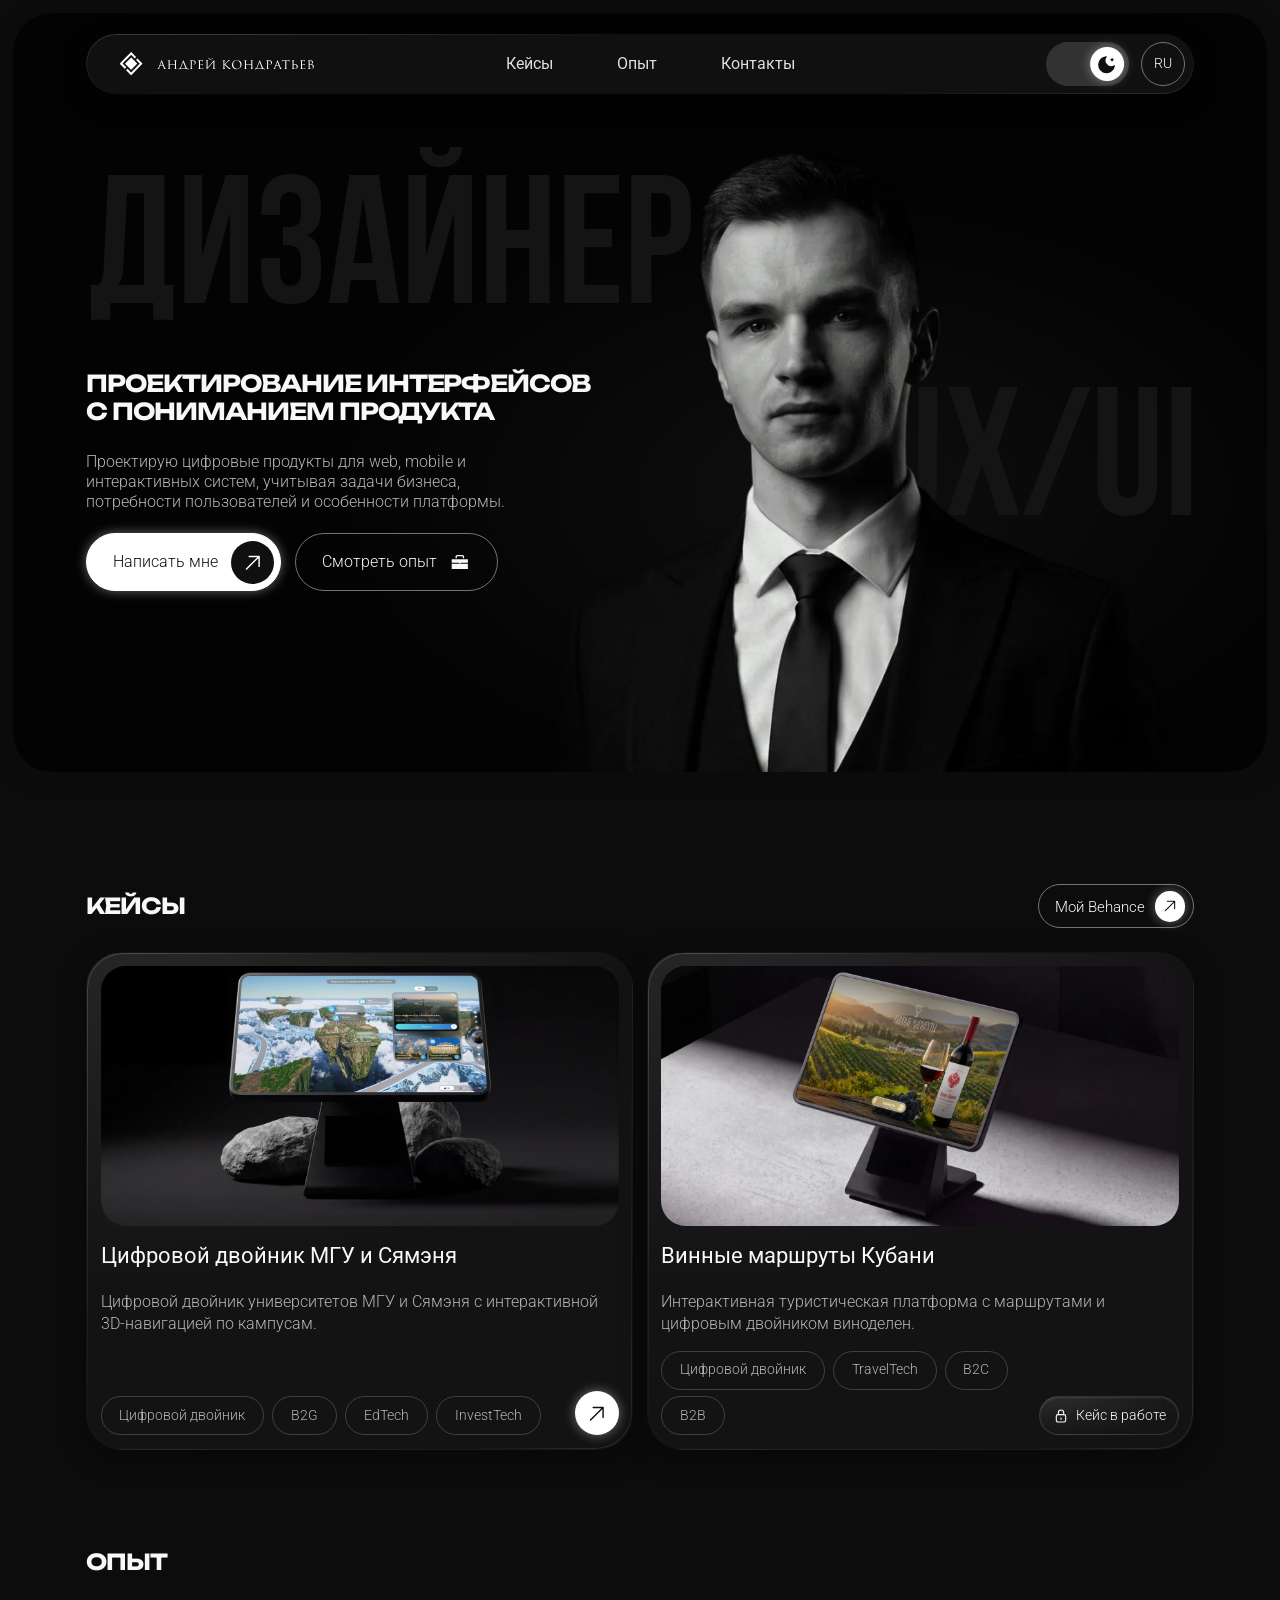
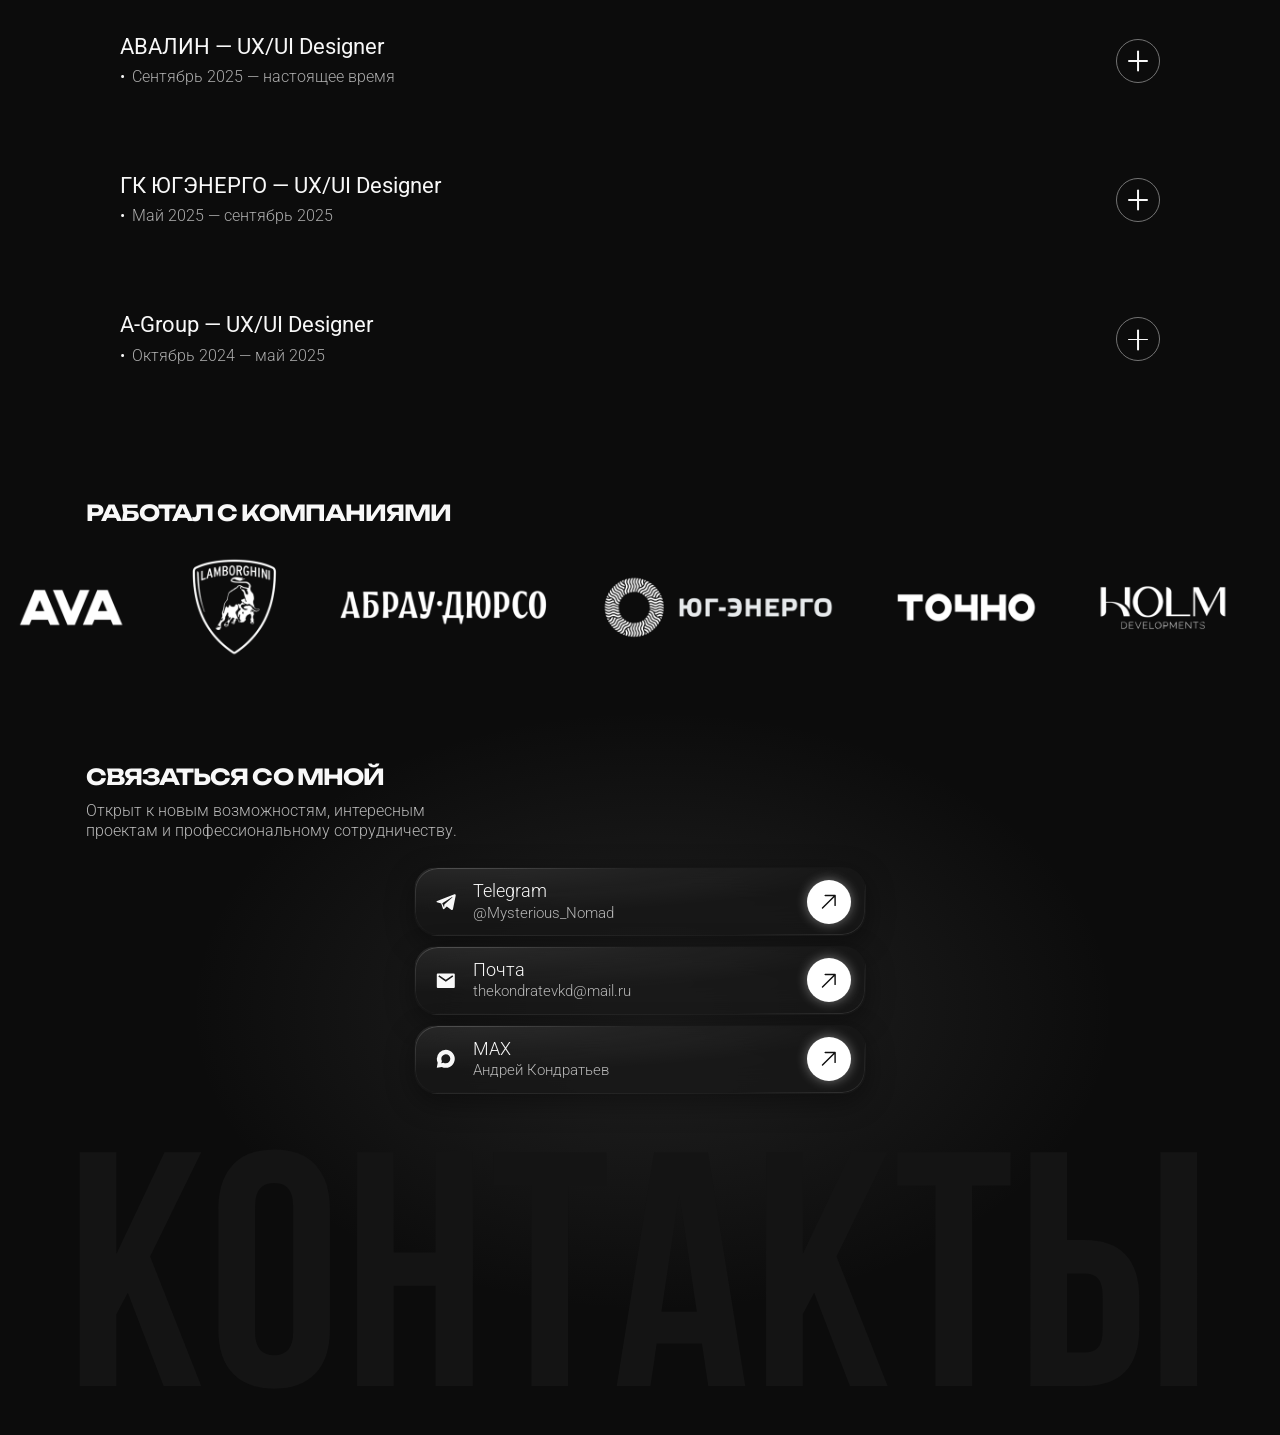
<file: index.html>
<!doctype html>
<html lang="ru" data-theme="dark">
<head>
  <meta charset="utf-8">
  <meta name="viewport" content="width=device-width, initial-scale=1">
  <meta name="description" content="Портфолио Андрея Кондратьева, UX/UI-дизайнера. Кейсы, опыт и контакты.">
  <meta name="theme-color" content="#0c0c0c">
  <title data-en="Andrey Kondratyev — UX/UI Designer">Андрей Кондратьев — UX/UI-дизайнер</title>
  <link rel="icon" href="assets/mark.svg" type="image/svg+xml">
  <link rel="stylesheet" href="fonts.css">
  <link rel="stylesheet" href="styles.css">
  <script src="app.js" defer></script>
</head>
<body>
  <a class="skip-link" href="#cases" data-en="Skip to content">К содержанию</a>

  <svg class="icon-library" xmlns="http://www.w3.org/2000/svg" aria-hidden="true">
    <symbol id="i-arrow" viewBox="0 0 24 24"><path d="M5 19 19 5M8 5h11v11" fill="none" stroke="currentColor" stroke-width="1.6" stroke-linecap="round" stroke-linejoin="round"/></symbol>
    <symbol id="i-lock" viewBox="0 0 24 24" fill="none" stroke="currentColor" stroke-width="1.7" stroke-linecap="round">
      <rect x="5" y="10" width="14" height="11" rx="2.5"/>
      <path d="M8 10V7a4 4 0 0 1 8 0v3m-4 5v2"/>
    </symbol>
    <symbol id="i-moon" viewBox="0 0 24 24" fill="currentColor">
      <path d="M11.62 3.41c.46-.07.76.45.48.82a5.84 5.84 0 0 0 7.72 8.51c.4-.24.89.1.79.55A8.78 8.78 0 1 1 11.62 3.41Z"/>
      <path d="M17.6 4.4c.18 1.35 1.25 2.42 2.6 2.6-1.35.18-2.42 1.25-2.6 2.6-.18-1.35-1.25-2.42-2.6-2.6 1.35-.18 2.42-1.25 2.6-2.6Z"/>
    </symbol>
    <symbol id="i-sun" viewBox="0 0 24 24">
      <circle cx="12" cy="12" r="4.65" fill="currentColor"/>
      <path d="M12 2.25v2.1m0 15.3v2.1M2.25 12h2.1m15.3 0h2.1M5.1 5.1l1.5 1.5m10.8 10.8 1.5 1.5M5.1 18.9l1.5-1.5M17.4 6.6l1.5-1.5" fill="none" stroke="currentColor" stroke-width="1.75" stroke-linecap="round"/>
    </symbol>
    <symbol id="i-briefcase" viewBox="0 0 24 24"><path d="M8 7V5a1 1 0 0 1 1-1h6a1 1 0 0 1 1 1v2m-3 5h-2" fill="none" stroke="currentColor" stroke-width="1.5"/><path d="M3 8h18v4H3zm0 5h18v6H3z" fill="currentColor"/></symbol>
    <symbol id="i-telegram" viewBox="0 0 24 24"><path d="M20.9 3.8 2.4 11c-.9.4-.9 1.2-.2 1.4l4.7 1.5 1.8 5.5c.2.6.4.8.8.8.5 0 .7-.2 1-.5l2.6-2.5 5.2 3.8c.9.5 1.5.2 1.7-.9l3-14.8c.3-1.3-.5-1.9-2.1-1.5ZM8 13.5l10.6-6.6c.5-.3.9-.1.6.2l-8.8 8-.3 3.2L8 13.5Z" fill="currentColor"/></symbol>
    <symbol id="i-mail" viewBox="0 0 24 24"><path d="M3 4h18a1 1 0 0 1 1 1v14a1 1 0 0 1-1 1H3a1 1 0 0 1-1-1V5a1 1 0 0 1 1-1Zm.7 3.1L12 13l8.3-5.9-1-1.4L12 10.9 4.7 5.7l-1 1.4Z" fill="currentColor" fill-rule="evenodd"/></symbol>
    <symbol id="i-max" viewBox="0 0 24 24"><path d="M12 2a10 10 0 0 0-10 10c0 1.6.4 3.1 1 4.4L2 22l5.6-1a10 10 0 1 0 4.4-19Zm0 5a5 5 0 1 1 0 10c-1 0-1.8-.2-2.5-.7L7 17l.7-2.5A5 5 0 0 1 12 7Z" fill="currentColor" fill-rule="evenodd"/></symbol>
  </svg>

  <header class="nav-shell content-width">
    <a class="wordmark" href="#top" aria-label="Андрей Кондратьев" data-en-label="Andrey Kondratyev">
      <img class="wordmark-mark" src="assets/wordmark-rhombus.svg" alt="" width="40" height="40">
      <img class="wordmark-name wordmark-name--ru" src="assets/wordmark-ru.svg" alt="" width="12807" height="1040">
      <img class="wordmark-name wordmark-name--en" src="assets/wordmark-en.svg" alt="" width="13374" height="1040">
    </a>
    <nav class="desktop-nav" aria-label="Разделы сайта" data-en-label="Site sections">
      <a href="#cases" data-en="Work">Кейсы</a>
      <a href="#experience" data-en="Experience">Опыт</a>
      <a href="#contacts" data-en="Contact">Контакты</a>
    </nav>
    <div class="nav-controls">
      <button class="theme-switch" type="button" aria-label="Светлая тема" aria-pressed="false">
        <span class="theme-switch__thumb" aria-hidden="true">
          <svg class="icon moon"><use href="#i-moon"></use></svg>
          <svg class="icon sun"><use href="#i-sun"></use></svg>
        </span>
      </button>
      <button class="control language-switch" type="button" aria-label="Switch to English">RU</button>
      <button class="control menu-switch" type="button" aria-label="Меню" data-en-label="Menu" aria-controls="mobile-navigation" aria-expanded="false">
        <svg class="icon" viewBox="0 0 24 24" fill="none" stroke="currentColor" stroke-width="1.5" stroke-linecap="round" aria-hidden="true">
          <path class="menu-switch__line--top" d="M5 7h14"/>
          <path class="menu-switch__line--middle" d="M5 12h14"/>
          <path class="menu-switch__line--bottom" d="M5 17h14"/>
        </svg>
      </button>
    </div>
    <nav class="mobile-nav" id="mobile-navigation" aria-label="Разделы сайта" data-en-label="Site sections" hidden>
      <a href="#cases" data-en="Work">Кейсы</a>
      <a href="#experience" data-en="Experience">Опыт</a>
      <a href="#contacts" data-en="Contact">Контакты</a>
    </nav>
  </header>

  <main>
    <section class="hero" id="top" aria-labelledby="hero-title">
      <div class="hero-type" aria-hidden="true">
        <span class="hero-type__designer" data-en="DESIGNER">ДИЗАЙНЕР</span>
        <span class="hero-type__discipline">UX/UI</span>
      </div>
      <div class="hero-portrait">
        <img src="assets/portrait.webp" srcset="assets/portrait-small.webp 720w, assets/portrait.webp 1400w"
             sizes="(max-width: 600px) 100vw, (max-width: 1000px) 78vw, 49vw"
             width="1400" height="2866" alt="" fetchpriority="high">
      </div>

      <div class="hero-inner content-width">
        <div class="hero-copy">
          <h1 id="hero-title"><span data-en="DESIGNING INTERFACES">ПРОЕКТИРОВАНИЕ ИНТЕРФЕЙСОВ</span> <span data-en="WITH THE PRODUCT IN MIND">С ПОНИМАНИЕМ ПРОДУКТА</span></h1>
          <p data-en="I design digital products for web, mobile, and interactive systems with business goals, user needs, and platform constraints in mind.">Проектирую цифровые продукты для web, mobile и интерактивных систем, учитывая задачи бизнеса, потребности пользователей и особенности платформы.</p>
          <div class="hero-actions">
            <a class="action action--light" href="#contacts">
              <span data-en="Contact me">Написать мне</span>
              <span class="action__icon"><svg class="icon"><use href="#i-arrow"></use></svg></span>
            </a>
            <a class="action action--outline" href="#experience">
              <span data-en="View experience">Смотреть опыт</span>
              <svg class="icon"><use href="#i-briefcase"></use></svg>
            </a>
          </div>
        </div>
      </div>
    </section>

    <section class="section content-width" id="cases" aria-labelledby="cases-title">
      <div class="cases-header" data-reveal>
        <h2 id="cases-title" data-en="SELECTED WORK">КЕЙСЫ</h2>
        <a class="action action--outline case-more" href="https://www.behance.net/1c119202" target="_blank" rel="noopener noreferrer">
          <span class="case-more__label" data-en="My Behance">Мой Behance</span>
          <span class="round-action" aria-hidden="true"><svg class="icon"><use href="#i-arrow"></use></svg></span>
        </a>
      </div>
      <div class="cases-grid">
        <div class="case-frame" data-reveal>
          <a class="case-card case-card--link" href="./cases/msu-xiamen/" aria-labelledby="campuses-title">
            <div class="case-media case-media--campuses">
              <img src="assets/campuses.webp" width="1500" height="757" alt="" loading="lazy" decoding="async">
            </div>
            <h3 id="campuses-title" data-en="Digital twin of MSU and Xiamen University">Цифровой двойник МГУ и Сямэня</h3>
            <p data-en="A digital twin of MSU and Xiamen University with interactive 3D campus navigation.">Цифровой двойник университетов МГУ и Сямэня с интерактивной 3D-навигацией по кампусам.</p>
            <div class="case-footer">
              <ul class="tags">
                <li data-en="Digital twin">Цифровой двойник</li><li>B2G</li><li>EdTech</li><li>InvestTech</li>
              </ul>
              <span class="round-action" aria-hidden="true">
                <svg class="icon"><use href="#i-arrow"></use></svg>
              </span>
            </div>
          </a>
        </div>
        <div class="case-frame" data-reveal>
          <article class="case-card case-card--pending">
            <div class="case-media case-media--wine">
              <img src="assets/wine-routes.webp" width="1500" height="758" alt="" loading="lazy" decoding="async">
            </div>
            <h3 id="wine-title" data-en="Kuban Wine Routes">Винные маршруты Кубани</h3>
            <p data-en="An interactive travel platform with wine routes and a digital twin of the wineries.">Интерактивная туристическая платформа с маршрутами и цифровым двойником виноделен.</p>
            <div class="case-footer">
              <ul class="tags">
                <li data-en="Digital twin">Цифровой двойник</li><li>TravelTech</li><li>B2C</li><li>B2B</li>
              </ul>
              <button class="case-status" type="button" aria-labelledby="wine-title wine-status">
                <svg class="icon" aria-hidden="true"><use href="#i-lock"></use></svg>
                <span id="wine-status" data-en="Case in progress">Кейс в работе</span>
              </button>
            </div>
          </article>
        </div>
      </div>
    </section>

    <section class="section content-width" id="experience" aria-labelledby="experience-title">
      <h2 id="experience-title" data-reveal data-en="EXPERIENCE">ОПЫТ</h2>
      <div class="experience-list">
        <details class="experience-item" data-reveal>
          <summary>
            <span class="job-heading">
              <strong data-en="AVALIN — UX/UI Designer">АВАЛИН — UX/UI Designer</strong>
              <span class="job-date" data-en="September 2025 – Present">Сентябрь 2025 — настоящее время</span>
            </span>
            <span class="experience-toggle" aria-hidden="true"></span>
          </summary>
          <ul class="job-notes">
            <li data-en="Designed interfaces for digital twins of residential complexes, urban spaces, and industrial facilities across touchscreens, desktop, and mobile.">Проектировал интерфейсы для цифровых двойников жилых комплексов, городских пространств и промышленных объектов под Touch, Desktop и Mobile.</li>
            <li data-en="Built and introduced a scalable UI kit for digital twins in Figma, including a component library, component states, variables, and design tokens. It standardized work on mockups, sped up interface assembly on new projects, and established a shared UX/UI standard.">Разработал и внедрил масштабируемый UI-kit для цифровых двойников: собрал компонентную базу, настроил логику состояний, переменные и дизайн-токены в Figma. Это систематизировало работу с макетами, ускорило сборку интерфейсов для новых проектов и обеспечило единый UX/UI-стандарт.</li>
            <li data-en="Optimized interface structure and navigation to make key information and actions easier to find.">Оптимизировал структуру и навигацию интерфейсов, упростив доступ к ключевой информации и действиям.</li>
            <li data-en="Simplified key user flows by addressing interaction issues and making target actions clearer and more consistent.">Упростил ключевые пользовательские сценарии, устранив выявленные проблемы во взаимодействии и сделав прохождение целевых действий более понятным и последовательным.</li>
            <li><span data-en="Ran moderated usability tests and evaluated UX solutions using journey maps and UX metrics. Refined interface behavior based on observations (core flows reached a Task Success Rate of">Проводил модерируемое Usability Testing и анализировал UX-решения (CJM, UX-метрики). На основе наблюдений корректировал логику интерфейсов (достигнутый Task Success Rate базовых сценариев —</span> <strong>95%</strong><span data-en=", with an average completion time of">, среднее время выполнения —</span> <strong data-en="under 10 seconds">менее 10 сек</strong>).</li>
            <li data-en="Worked with developers and the 3D team to bring UX/UI designs into production.">Довёл разработанные UX/UI-решения до реализации, взаимодействуя с разработчиками и 3D-командой.</li>
          </ul>
        </details>
        <details class="experience-item" data-reveal>
          <summary>
            <span class="job-heading">
              <strong data-en="YUG-ENERGO Group — UX/UI Designer">ГК ЮГЭНЕРГО — UX/UI Designer</strong>
              <span class="job-date" data-en="May 2025 – September 2025">Май 2025 — сентябрь 2025</span>
            </span>
            <span class="experience-toggle" aria-hidden="true"></span>
          </summary>
          <ul class="job-notes">
            <li data-en="Standardized the company’s visual design by building a UI kit and a component foundation for corporate digital products and communications materials.">Систематизировал визуальные решения компании, собрав UI Kit и компонентную основу для корпоративных digital-продуктов и коммуникационных материалов.</li>
            <li data-en="Redesigned corporate interfaces and infographics, improving content structure, visual hierarchy, and consistency in how information was presented.">Переработал корпоративные интерфейсы и инфографику, улучшив структуру контента, визуальную иерархию и консистентность представления информации.</li>
            <li data-en="Designed internal pages for corporate websites around user needs, content structure, and business requirements.">Проектировал внутренние страницы корпоративных сайтов с учётом пользовательской логики, структуры контента и бизнес-требований.</li>
            <li data-en="Created sales presentations, advertising materials, and other digital and print assets using a consistent visual system.">Создавал коммерческие презентации, рекламные материалы и другие digital и печатные носители в единой визуальной системе.</li>
          </ul>
        </details>
        <details class="experience-item" data-reveal>
          <summary>
            <span class="job-heading">
              <strong>A-Group — UX/UI Designer</strong>
              <span class="job-date" data-en="October 2024 – May 2025">Октябрь 2024 — май 2025</span>
            </span>
            <span class="experience-toggle" aria-hidden="true"></span>
          </summary>
          <ul class="job-notes">
            <li data-en="Designed UX and UI for corporate websites, catalogs, online stores, and landing pages, from page structure and navigation through to responsive interfaces.">Проектировал UX/UI корпоративных сайтов, каталогов, интернет-магазинов и лендингов — от структуры страниц и навигации до готовых адаптивных интерфейсов.</li>
            <li data-en="Created user flows and responsive desktop and mobile layouts with consistent interactions across both.">Создавал пользовательские сценарии и адаптивные версии для Desktop и Mobile, сохраняя единую логику взаимодействия.</li>
            <li data-en="Organized interface designs into a UI kit, components, and templates so elements could be reused across projects.">Систематизировал интерфейсные решения в UI Kit, компоненты и шаблоны, обеспечивая повторное использование элементов между проектами.</li>
            <li data-en="Prepared layouts, interface states, and specifications for developer handoff and worked with the team during implementation.">Подготавливал макеты, состояния и спецификации к передаче в разработку и взаимодействовал с командой на этапе реализации.</li>
          </ul>
        </details>
      </div>
    </section>

    <section class="section companies" aria-labelledby="companies-title">
      <div class="content-width">
        <h2 id="companies-title" data-en="COMPANIES I’VE WORKED WITH" data-reveal>РАБОТАЛ С КОМПАНИЯМИ</h2>
      </div>
      <div class="brand-marquee" role="region" aria-label="Логотипы компаний" data-en-label="Company logos" tabindex="0" data-reveal>
        <div class="brand-runner">
          <div class="brand-strip">
            <img src="assets/brands.webp" width="6200" height="224" decoding="async"
                 alt="AVA, Lamborghini, Абрау-Дюрсо, Юг-Энерго, ТОЧНО, HOLM Developments, Ambassadori Island Batumi, Делом, Метрикс Development, Cosmos, Инсити Девелопмент, Alean, Мармакс, ФСК">
          </div>
        </div>
      </div>
    </section>

    <section class="section contacts" id="contacts" aria-labelledby="contacts-title">
      <div class="content-width contacts-content">
        <h2 id="contacts-title" data-reveal data-en="GET IN TOUCH">СВЯЗАТЬСЯ СО МНОЙ</h2>
        <p data-reveal data-en="I’m open to new opportunities, interesting projects, and professional collaborations.">Открыт к новым возможностям, интересным проектам и профессиональному сотрудничеству.</p>
        <ul class="contact-list">
          <li class="contact-item" data-reveal>
            <a href="https://t.me/Mysterious_Nomad" target="_blank" rel="noopener noreferrer">
              <svg class="icon contact-icon"><use href="#i-telegram"></use></svg>
              <span class="contact-label"><strong>Telegram</strong><span>@Mysterious_Nomad</span></span>
              <span class="round-action"><svg class="icon"><use href="#i-arrow"></use></svg></span>
            </a>
          </li>
          <li class="contact-item" data-reveal>
            <a href="mailto:thekondratevkd@mail.ru">
              <svg class="icon contact-icon"><use href="#i-mail"></use></svg>
              <span class="contact-label"><strong data-en="Email">Почта</strong><span>thekondratevkd@mail.ru</span></span>
              <span class="round-action"><svg class="icon"><use href="#i-arrow"></use></svg></span>
            </a>
          </li>
          <li class="contact-item" data-reveal>
            <a href="https://max.ru/u/f9LHodD0cOKSADttFcHFeKzM1Ka2nYdIQJRvT2RvdbTZITvwZOKoBgBet3U" target="_blank" rel="noopener noreferrer">
              <svg class="icon contact-icon"><use href="#i-max"></use></svg>
              <span class="contact-label"><strong>MAX</strong><span data-en="Andrey Kondratyev">Андрей Кондратьев</span></span>
              <span class="round-action"><svg class="icon"><use href="#i-arrow"></use></svg></span>
            </a>
          </li>
        </ul>
      </div>
      <div class="contacts-type" aria-hidden="true" data-en="CONTACT">КОНТАКТЫ</div>
    </section>
  </main>

  <button class="motion-preview action action--light" type="button" data-en="Show scroll animation" hidden>Показать анимацию</button>

</body>
</html>
</file>
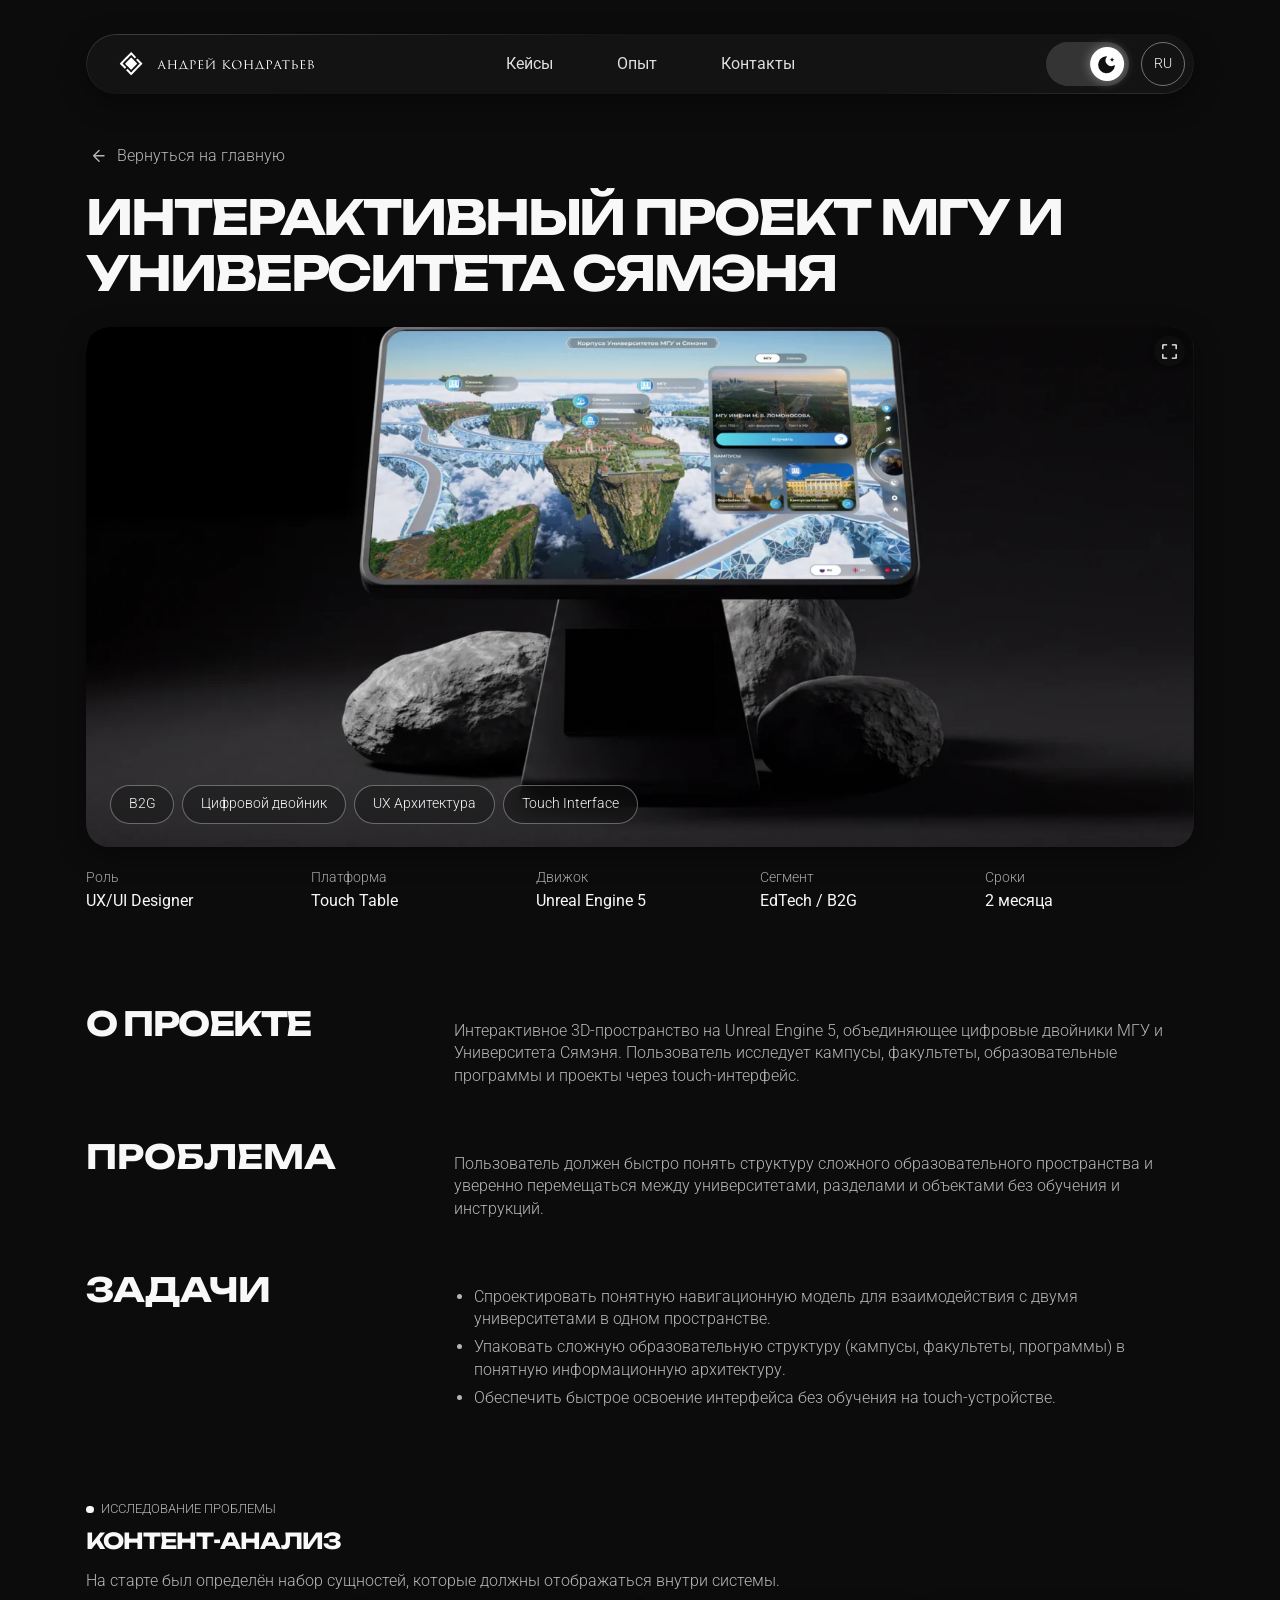
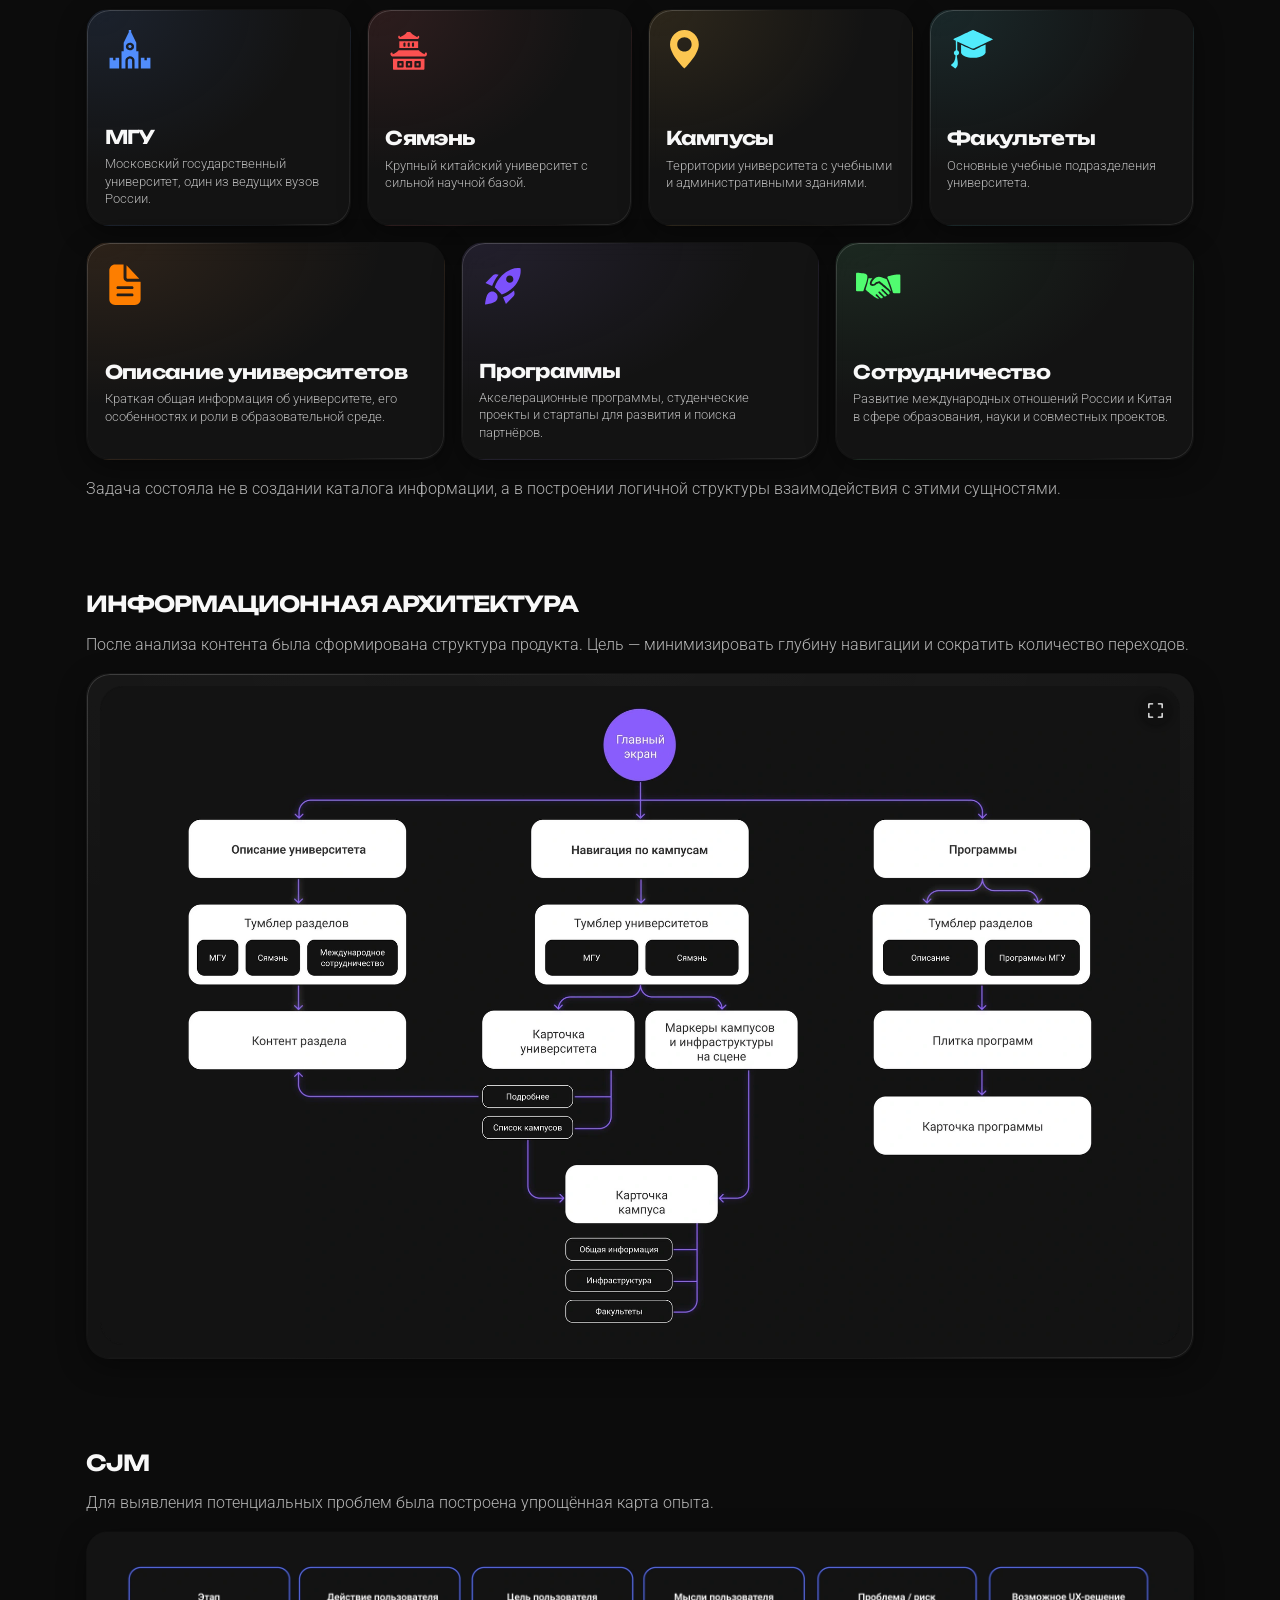
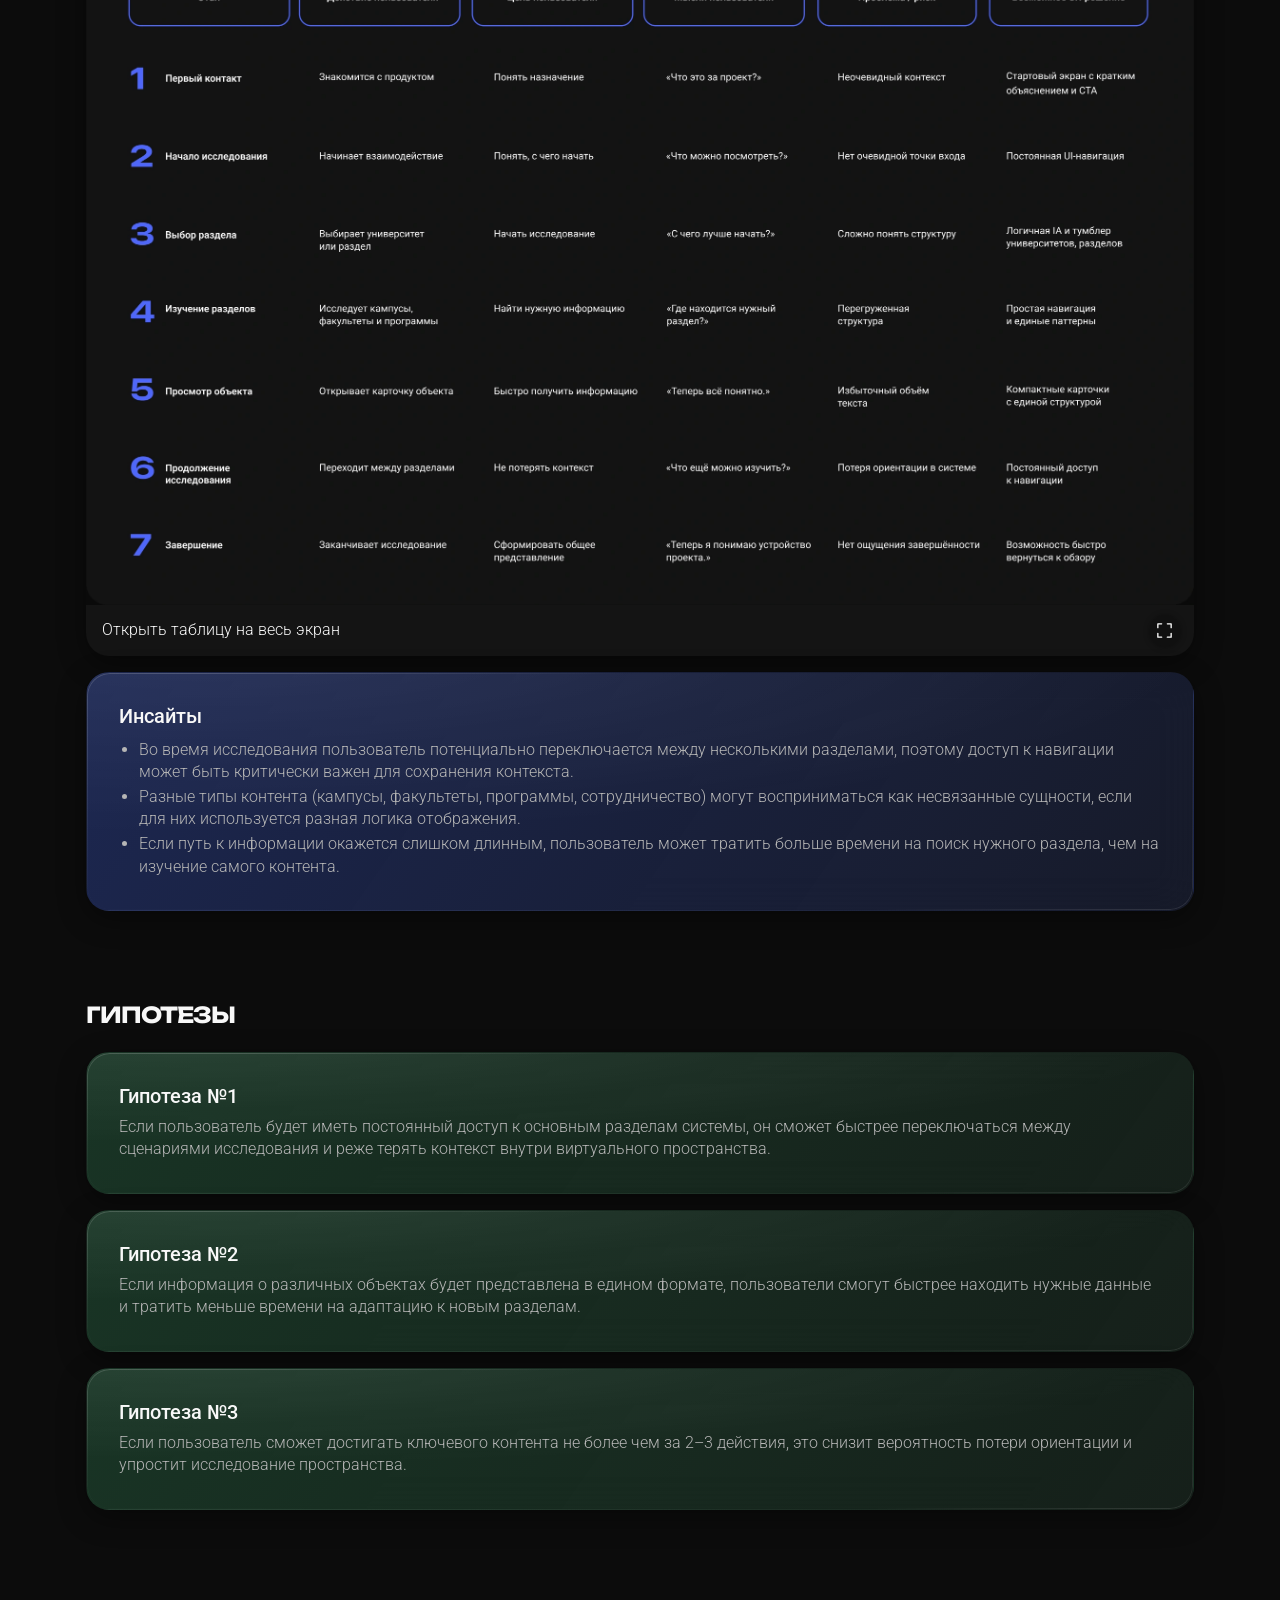
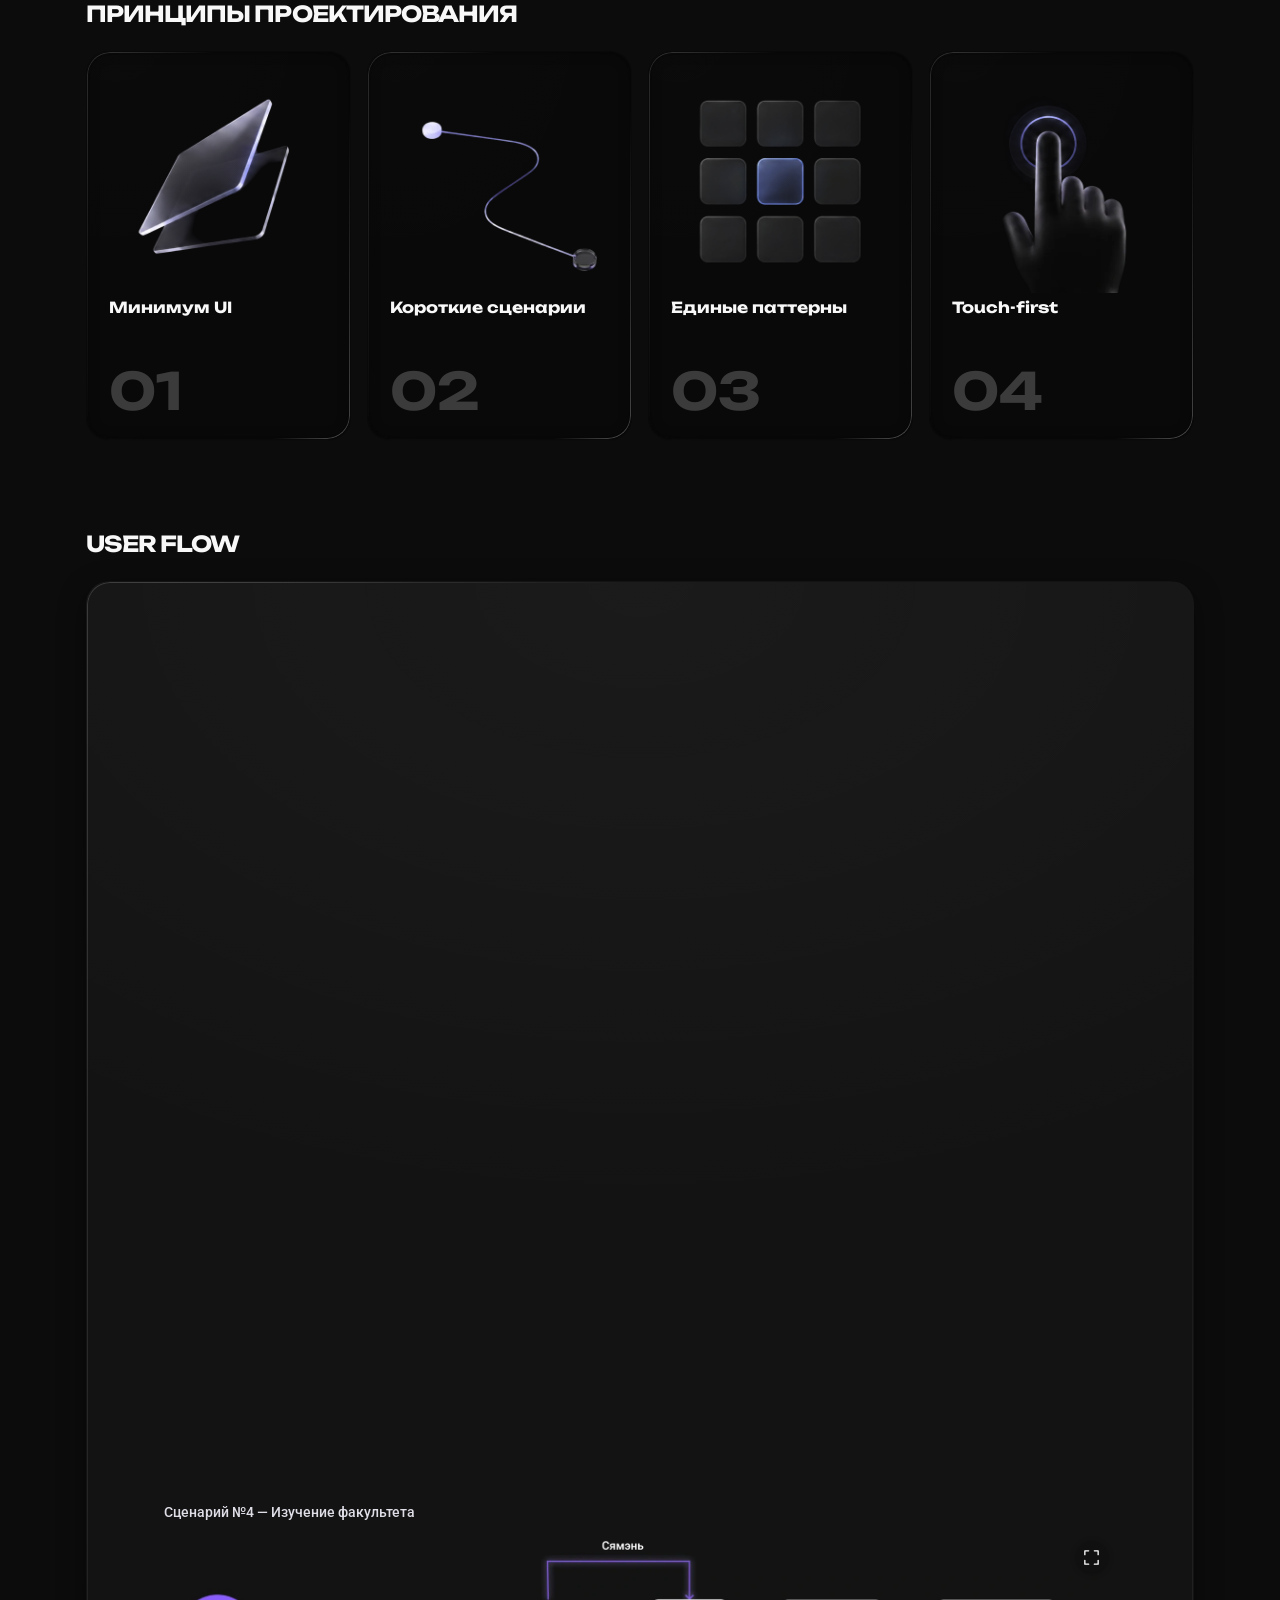
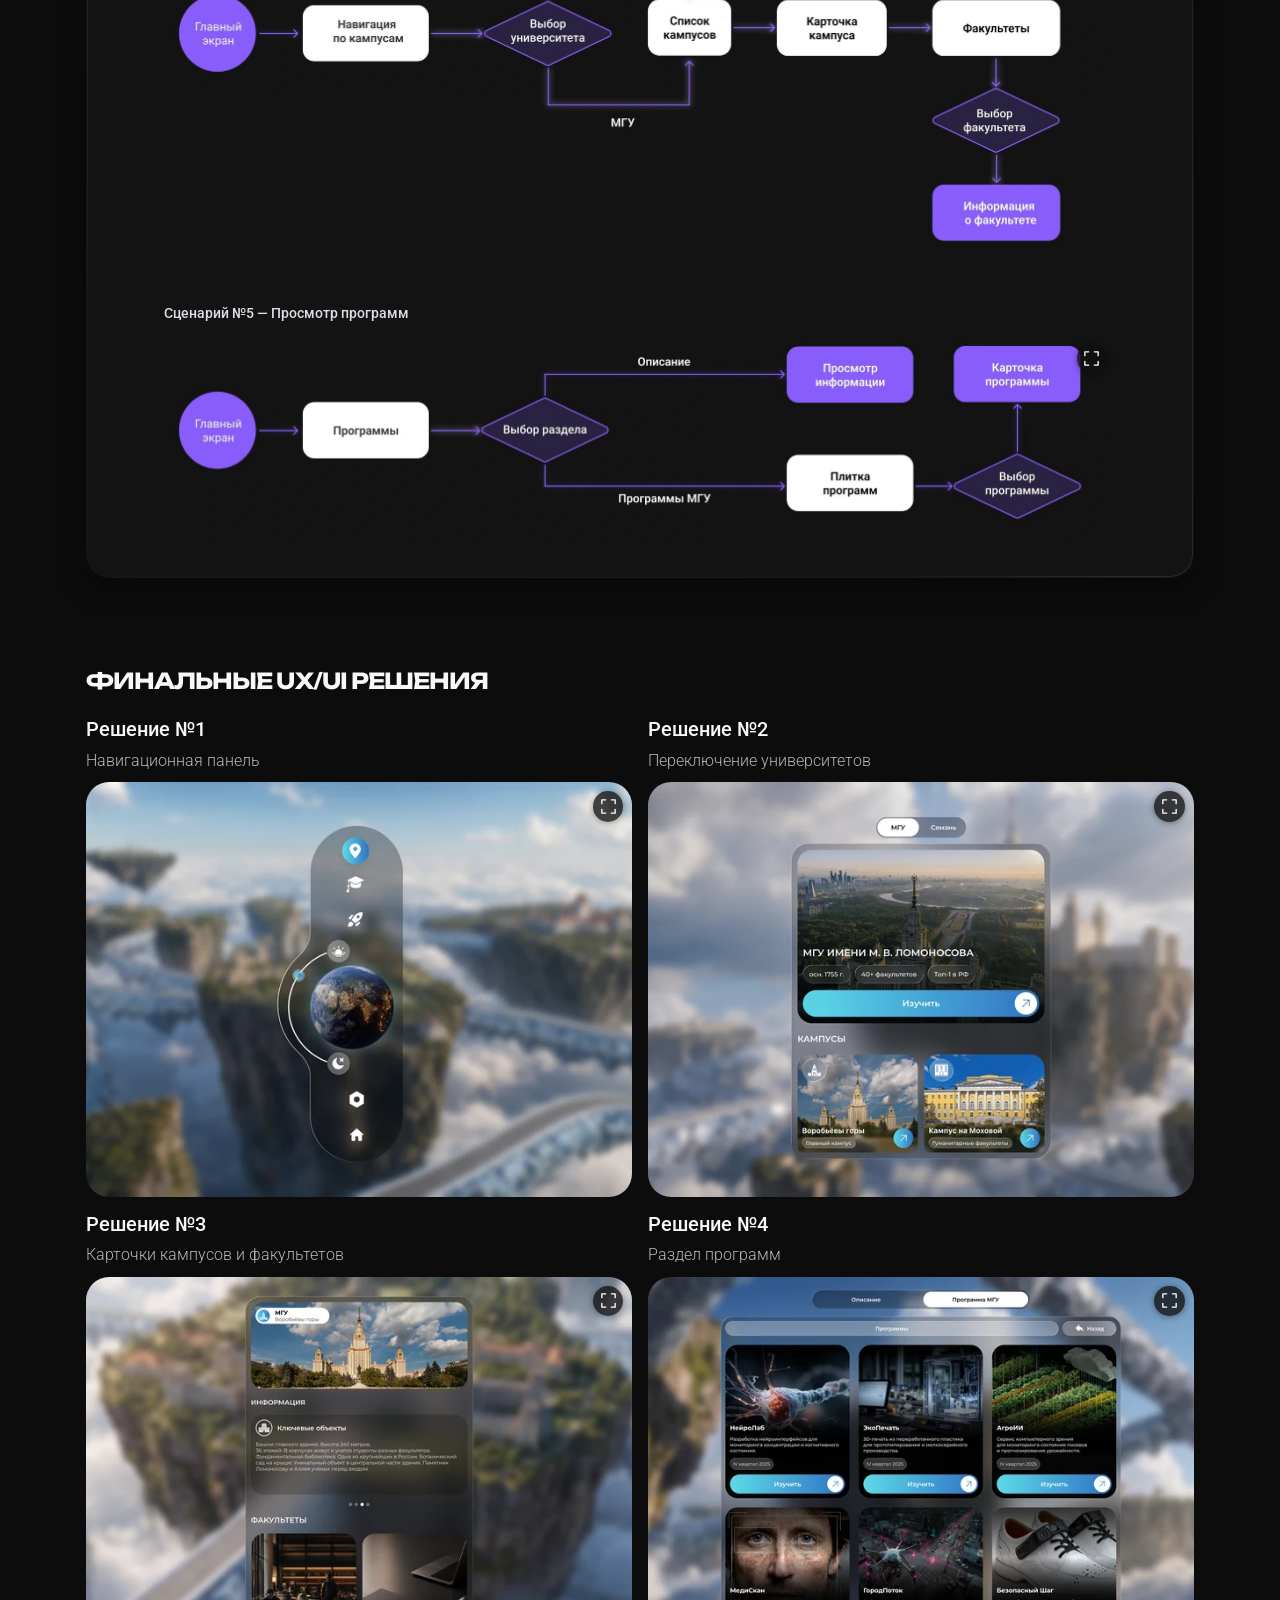
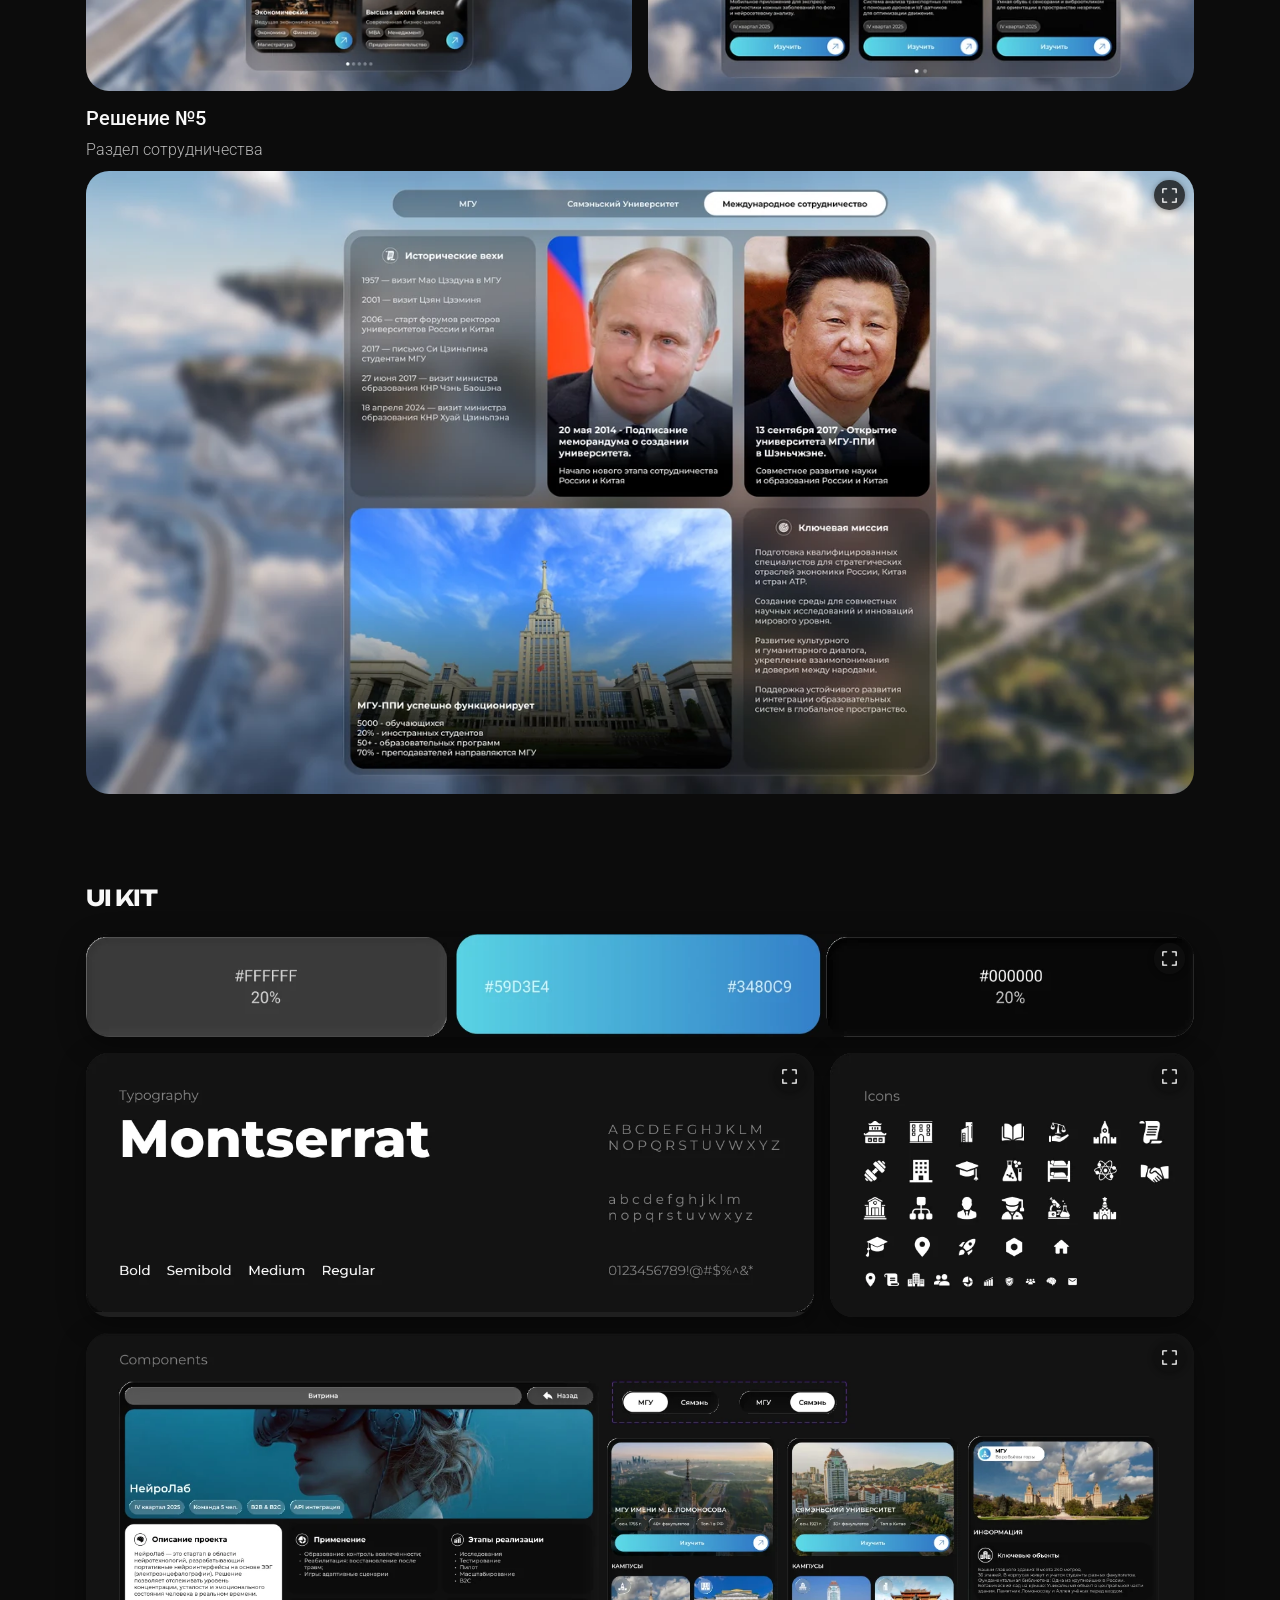
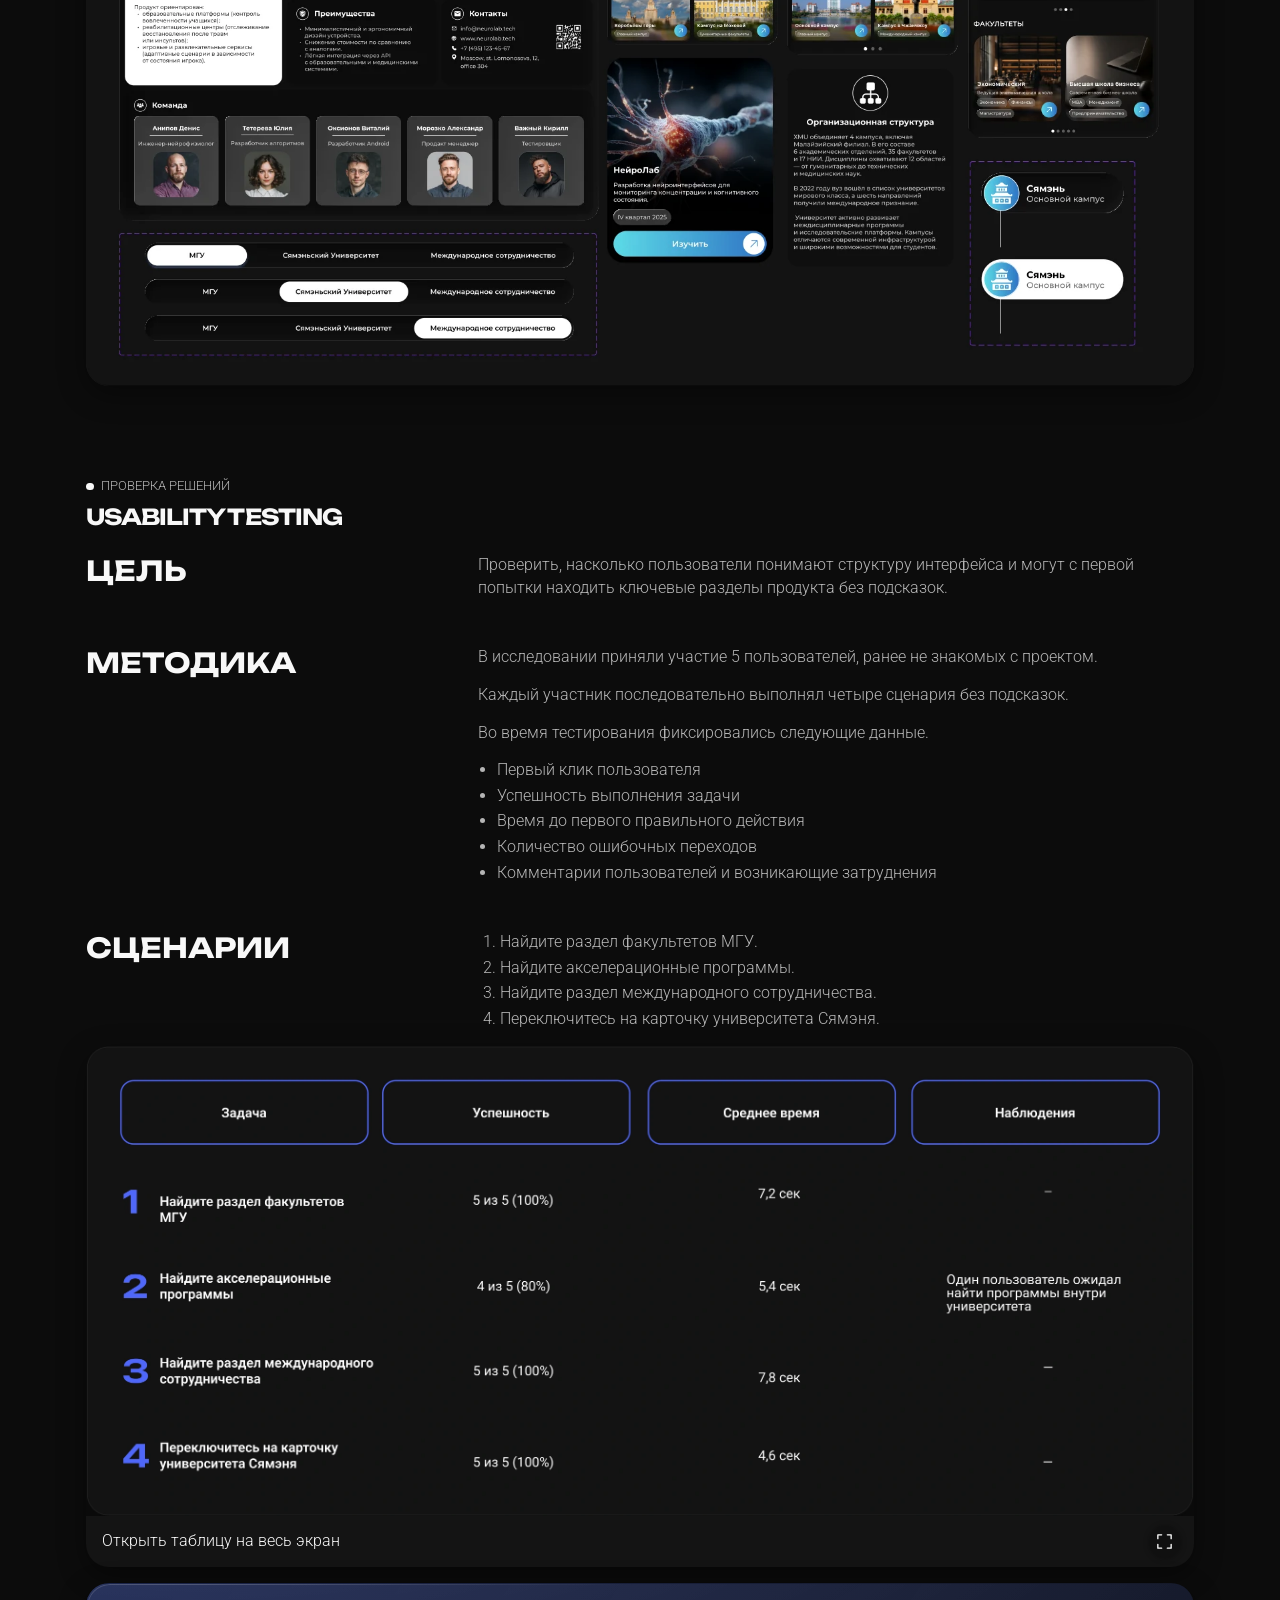
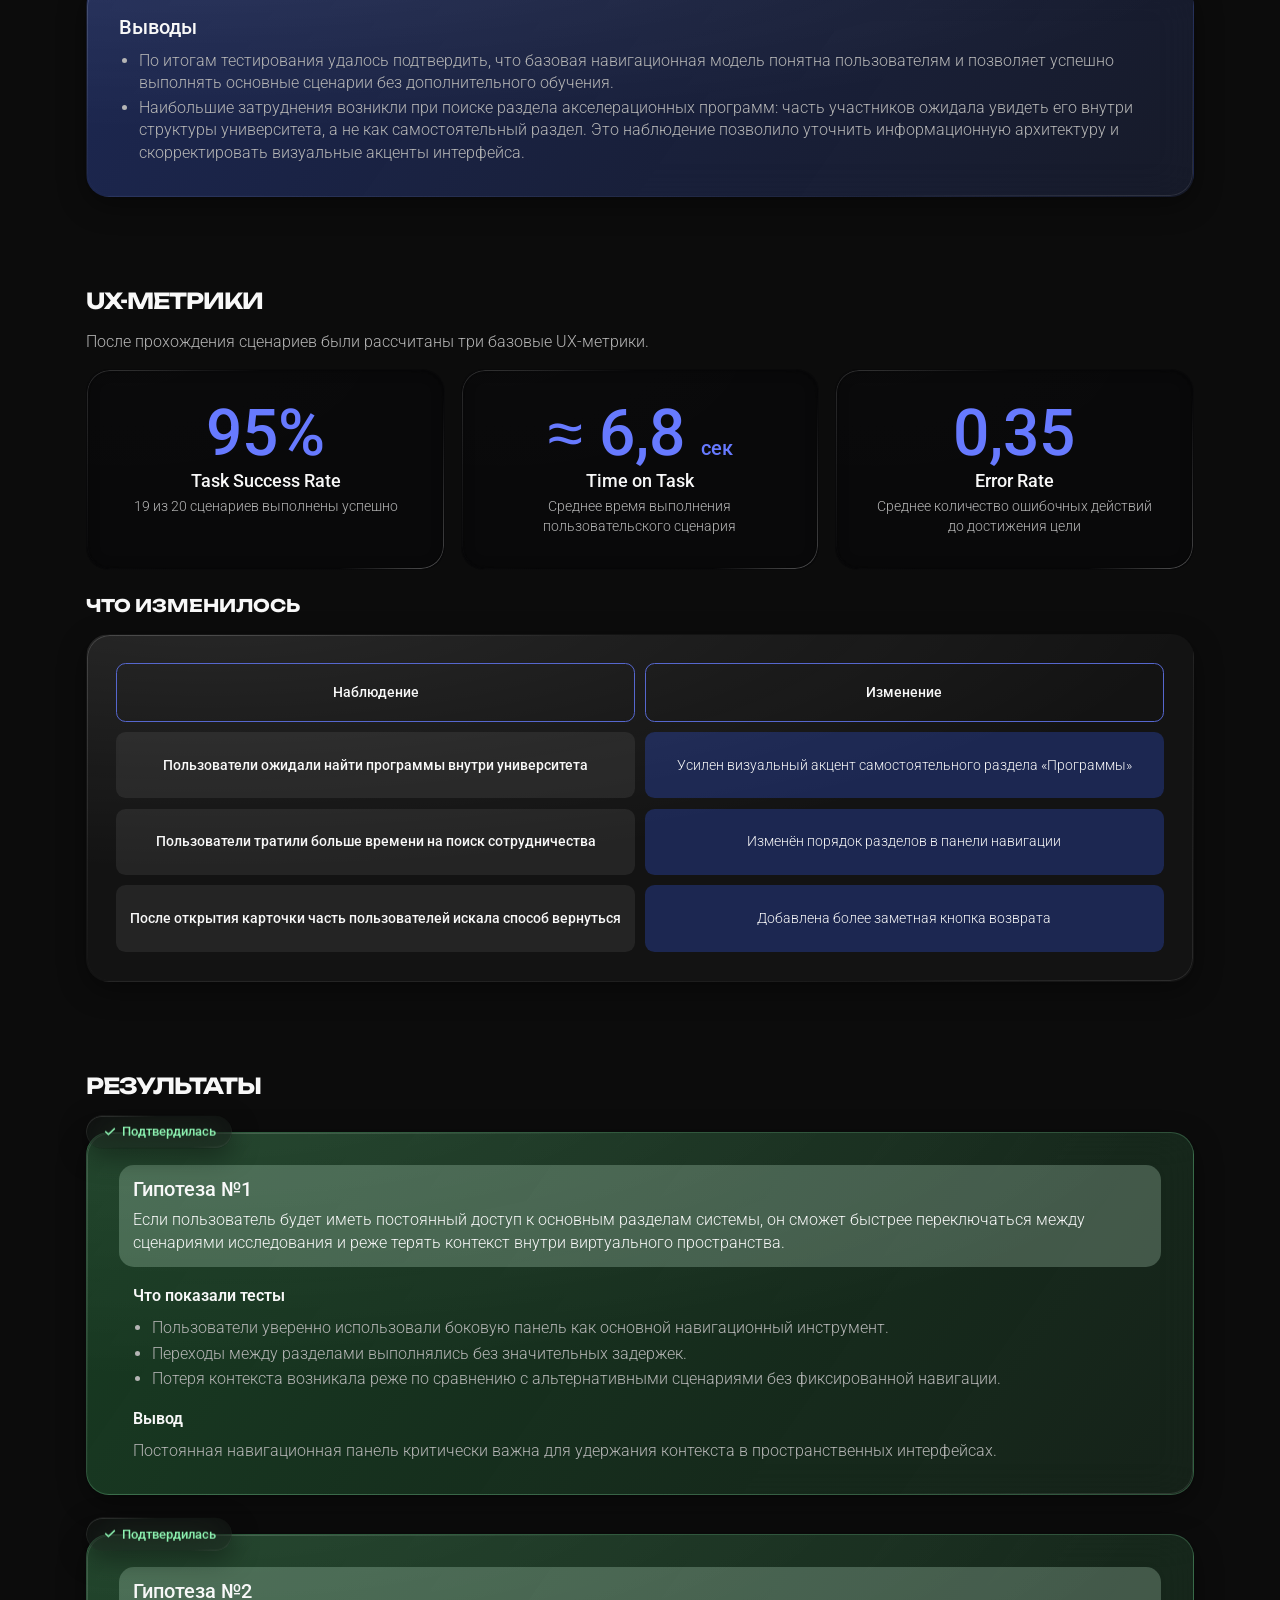
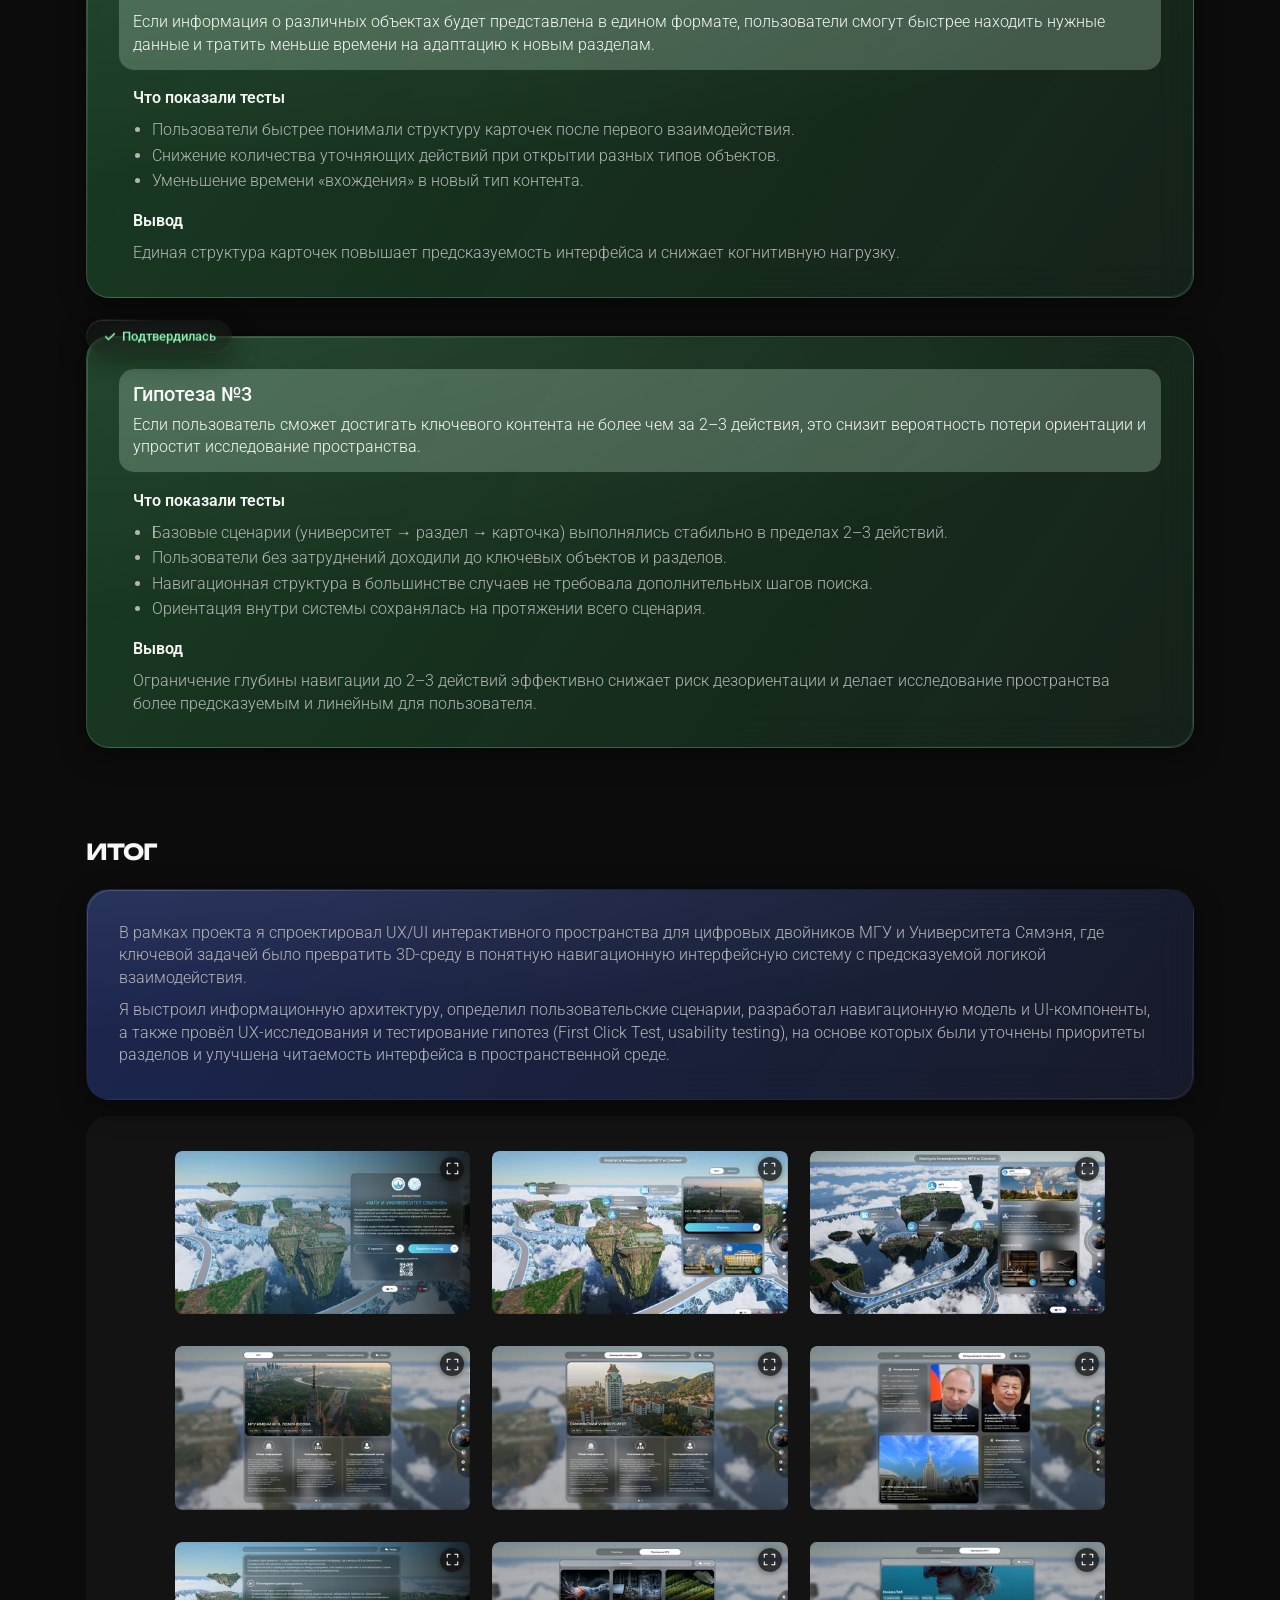
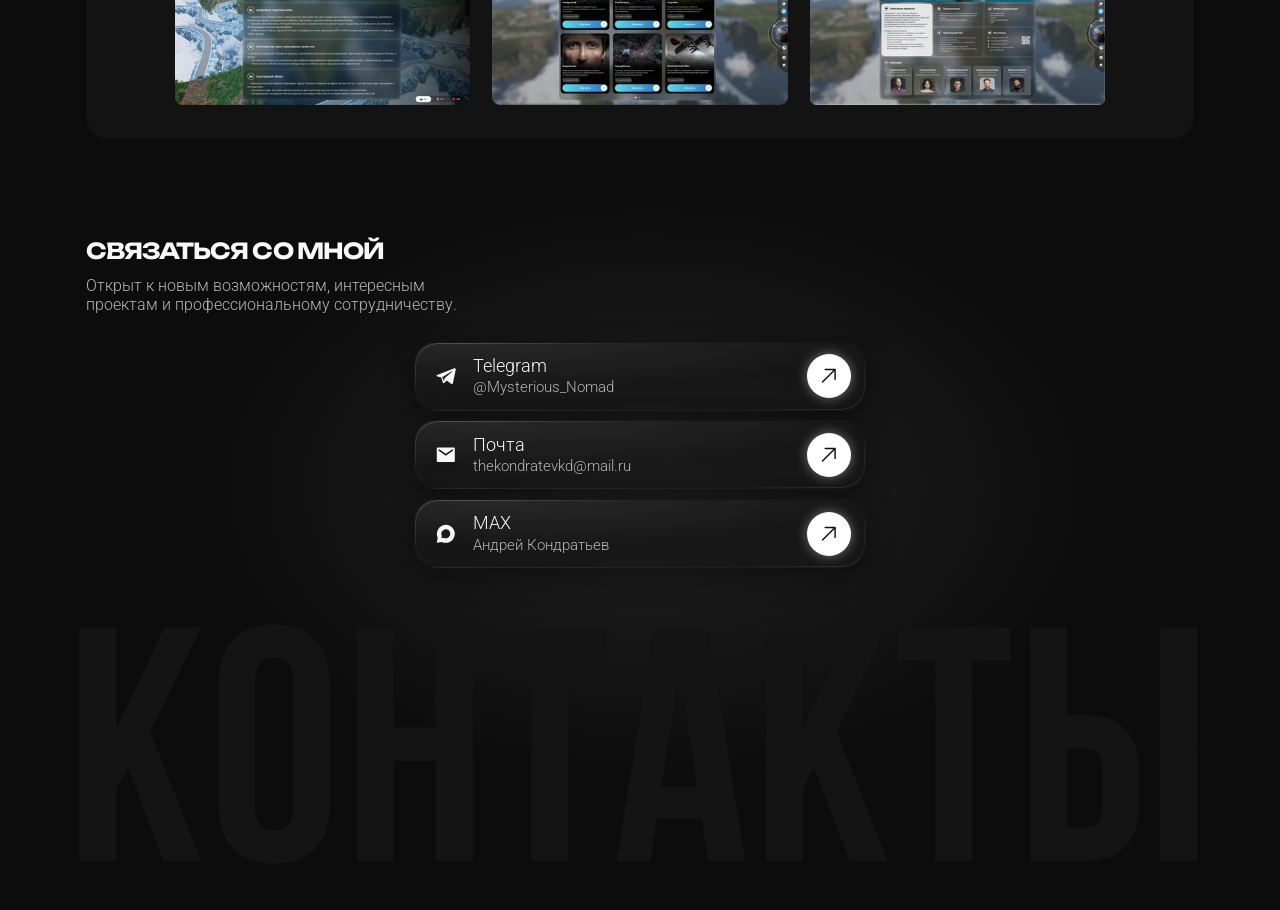
<file: cases/msu-xiamen/index.html>
<!doctype html>
<html lang="ru" data-theme="dark">
<head>
  <meta charset="utf-8">
  <meta name="viewport" content="width=device-width, initial-scale=1">
  <meta name="description" content="Кейс цифрового двойника МГУ и Университета Сямэня с интерактивной 3D-навигацией по кампусам.">
  <meta name="theme-color" content="#0c0c0c">
  <title data-en="MSU and Xiamen University Digital Twin — Andrey Kondratyev">Цифровой двойник МГУ и Университета Сямэня — Андрей Кондратьев</title>
  <link rel="icon" href="../../assets/mark.svg" type="image/svg+xml">
  <link rel="stylesheet" href="../../fonts.css">
  <link rel="stylesheet" href="../../styles.css">
  <link rel="stylesheet" href="../../case-study.css">
  <script src="../../app.js" defer></script>
</head>
<body>
  <a class="skip-link" href="#case-main" data-en="Skip to content">К содержанию</a>

  <svg class="icon-library" xmlns="http://www.w3.org/2000/svg" aria-hidden="true">
    <symbol id="i-moon" viewBox="0 0 24 24" fill="currentColor">
      <path d="M11.62 3.41c.46-.07.76.45.48.82a5.84 5.84 0 0 0 7.72 8.51c.4-.24.89.1.79.55A8.78 8.78 0 1 1 11.62 3.41Z"/>
      <path d="M17.6 4.4c.18 1.35 1.25 2.42 2.6 2.6-1.35.18-2.42 1.25-2.6 2.6-.18-1.35-1.25-2.42-2.6-2.6 1.35-.18 2.42-1.25 2.6-2.6Z"/>
    </symbol>
    <symbol id="i-sun" viewBox="0 0 24 24">
      <circle cx="12" cy="12" r="4.65" fill="currentColor"/>
      <path d="M12 2.25v2.1m0 15.3v2.1M2.25 12h2.1m15.3 0h2.1M5.1 5.1l1.5 1.5m10.8 10.8 1.5 1.5M5.1 18.9l1.5-1.5M17.4 6.6l1.5-1.5" fill="none" stroke="currentColor" stroke-width="1.75" stroke-linecap="round"/>
    </symbol>
    <symbol id="i-telegram" viewBox="0 0 24 24"><path d="M20.9 3.8 2.4 11c-.9.4-.9 1.2-.2 1.4l4.7 1.5 1.8 5.5c.2.6.4.8.8.8.5 0 .7-.2 1-.5l2.6-2.5 5.2 3.8c.9.5 1.5.2 1.7-.9l3-14.8c.3-1.3-.5-1.9-2.1-1.5ZM8 13.5l10.6-6.6c.5-.3.9-.1.6.2l-8.8 8-.3 3.2L8 13.5Z" fill="currentColor"/></symbol>
    <symbol id="i-mail" viewBox="0 0 24 24"><path d="M3 4h18a1 1 0 0 1 1 1v14a1 1 0 0 1-1 1H3a1 1 0 0 1-1-1V5a1 1 0 0 1 1-1Zm.7 3.1L12 13l8.3-5.9-1-1.4L12 10.9 4.7 5.7l-1 1.4Z" fill="currentColor" fill-rule="evenodd"/></symbol>
    <symbol id="i-arrow" viewBox="0 0 24 24"><path d="M5 19 19 5M8 5h11v11" fill="none" stroke="currentColor" stroke-width="1.6" stroke-linecap="round" stroke-linejoin="round"/></symbol>
    <symbol id="i-max" viewBox="0 0 24 24"><path d="M12 2a10 10 0 0 0-10 10c0 1.6.4 3.1 1 4.4L2 22l5.6-1a10 10 0 1 0 4.4-19Zm0 5a5 5 0 1 1 0 10c-1 0-1.8-.2-2.5-.7L7 17l.7-2.5A5 5 0 0 1 12 7Z" fill="currentColor" fill-rule="evenodd"/></symbol>
  </svg>

  <header class="nav-shell content-width">
    <a class="wordmark" href="../../" aria-label="Андрей Кондратьев" data-en-label="Andrey Kondratyev">
      <img class="wordmark-mark" src="../../assets/wordmark-rhombus.svg" alt="" width="40" height="40">
      <img class="wordmark-name wordmark-name--ru" src="../../assets/wordmark-ru.svg" alt="" width="12807" height="1040">
      <img class="wordmark-name wordmark-name--en" src="../../assets/wordmark-en.svg" alt="" width="13374" height="1040">
    </a>
    <nav class="desktop-nav" aria-label="Разделы сайта" data-en-label="Site sections">
      <a href="../../#cases" data-en="Work">Кейсы</a>
      <a href="../../#experience" data-en="Experience">Опыт</a>
      <a href="#contacts" data-en="Contact">Контакты</a>
    </nav>
    <div class="nav-controls">
      <button class="theme-switch" type="button" aria-label="Светлая тема" aria-pressed="false">
        <span class="theme-switch__thumb" aria-hidden="true">
          <svg class="icon moon"><use href="#i-moon"></use></svg>
          <svg class="icon sun"><use href="#i-sun"></use></svg>
        </span>
      </button>
      <button class="control language-switch" type="button" aria-label="Switch to English">RU</button>
      <button class="control menu-switch" type="button" aria-label="Меню" data-en-label="Menu" aria-controls="mobile-navigation" aria-expanded="false">
        <svg class="icon" viewBox="0 0 24 24" fill="none" stroke="currentColor" stroke-width="1.5" stroke-linecap="round" aria-hidden="true">
          <path class="menu-switch__line--top" d="M5 7h14"/>
          <path class="menu-switch__line--middle" d="M5 12h14"/>
          <path class="menu-switch__line--bottom" d="M5 17h14"/>
        </svg>
      </button>
    </div>
    <nav class="mobile-nav" id="mobile-navigation" aria-label="Разделы сайта" data-en-label="Site sections" hidden>
      <a href="../../#cases" data-en="Work">Кейсы</a>
      <a href="../../#experience" data-en="Experience">Опыт</a>
      <a href="#contacts" data-en="Contact">Контакты</a>
    </nav>
  </header>

  <main class="case-study" id="case-main">
    <section class="study-intro content-width" aria-labelledby="study-title">
      <a class="study-back" href="../../">
        <svg class="icon" viewBox="0 0 24 24" aria-hidden="true"><path d="m14.5 6-6 6 6 6M9 12h11" fill="none" stroke="currentColor" stroke-width="1.6" stroke-linecap="round" stroke-linejoin="round"/></svg>
        <span data-en="Back to home">Вернуться на главную</span>
      </a>
      <h1 id="study-title" data-en="INTERACTIVE PROJECT FOR MSU AND XIAMEN UNIVERSITY">ИНТЕРАКТИВНЫЙ ПРОЕКТ МГУ И УНИВЕРСИТЕТА СЯМЭНЯ</h1>
      <figure class="study-cover">
        <img src="../../assets/campuses.webp" width="1500" height="757"
             alt="Цифровой двойник кампусов МГУ и Университета Сямэня на интерактивном экране"
             data-en-alt="MSU and Xiamen University campus digital twin on an interactive display" fetchpriority="high">
        <ul class="tags study-cover-tags">
          <li data-en="B2G">B2G</li><li data-en="Digital twin">Цифровой двойник</li><li data-en="UX architecture">UX Архитектура</li><li data-en="Touch Interface">Touch Interface</li>
        </ul>
      </figure>
      <dl class="study-meta">
        <div><dt data-en="Role">Роль</dt><dd data-en="UX/UI Designer">UX/UI Designer</dd></div>
        <div><dt data-en="Platform">Платформа</dt><dd data-en="Touch Table">Touch Table</dd></div>
        <div><dt data-en="Engine">Движок</dt><dd data-en="Unreal Engine 5">Unreal Engine 5</dd></div>
        <div><dt data-en="Segment">Сегмент</dt><dd data-en="EdTech / B2G">EdTech / B2G</dd></div>
        <div><dt data-en="Timeline">Сроки</dt><dd data-en="2 months">2 месяца</dd></div>
      </dl>
    </section>

    <section class="study-section study-overview content-width" aria-labelledby="study-overview">
      <div class="study-overview__row" data-reveal>
        <h2 id="study-overview" data-en="ABOUT THE PROJECT">О ПРОЕКТЕ</h2>
        <p data-en="An interactive 3D environment built in Unreal Engine 5 that brings the digital twins of MSU and Xiamen University together. Users explore campuses, faculties, academic programs, and projects through a touch interface.">Интерактивное 3D-пространство на Unreal Engine 5, объединяющее цифровые двойники МГУ и Университета Сямэня. Пользователь исследует кампусы, факультеты, образовательные программы и проекты через touch-интерфейс.</p>
      </div>
      <div class="study-overview__row" data-reveal>
        <h3 data-en="PROBLEM">ПРОБЛЕМА</h3>
        <p data-en="Users need to understand a complex educational space quickly and move confidently between universities, sections, and objects without training or instructions.">Пользователь должен быстро понять структуру сложного образовательного пространства и уверенно перемещаться между университетами, разделами и объектами без обучения и инструкций.</p>
      </div>
      <div class="study-overview__row" data-reveal>
        <h3 data-en="TASKS">ЗАДАЧИ</h3>
        <ul><li data-en="Design a clear navigation model for exploring two universities in one space.">Спроектировать понятную навигационную модель для взаимодействия с двумя университетами в одном пространстве.</li><li data-en="Organize a complex educational structure of campuses, faculties, and programs into clear information architecture.">Упаковать сложную образовательную структуру (кампусы, факультеты, программы) в понятную информационную архитектуру.</li><li data-en="Make the touch interface quick to learn without training.">Обеспечить быстрое освоение интерфейса без обучения на touch-устройстве.</li></ul>
      </div>
    </section>

    <section class="study-section content-width" aria-labelledby="study-content">
      <p class="study-eyebrow" data-reveal data-en="PROBLEM RESEARCH">ИССЛЕДОВАНИЕ ПРОБЛЕМЫ</p>
      <h2 id="study-content" data-reveal data-en="CONTENT ANALYSIS">КОНТЕНТ-АНАЛИЗ</h2>
      <p class="study-lead" data-reveal data-en="I started by identifying the entities that needed to appear in the system.">На старте был определён набор сущностей, которые должны отображаться внутри системы.</p>
      <div class="study-analysis">
        <article class="study-panel study-analysis__card" data-tone="blue" data-reveal><span class="study-analysis__icon"><img src="../../assets/cases/msu-xiamen/topic-blue.svg" width="40" height="40" alt="" loading="lazy" decoding="async"></span><h3 data-en="MSU">МГУ</h3><p data-en="Moscow State University, one of Russia’s leading universities.">Московский государственный университет, один из ведущих вузов России.</p></article>
        <article class="study-panel study-analysis__card" data-tone="red" data-reveal><span class="study-analysis__icon"><img src="../../assets/cases/msu-xiamen/topic-red.svg" width="40" height="40" alt="" loading="lazy" decoding="async"></span><h3 data-en="Xiamen">Сямэнь</h3><p data-en="A major Chinese university with a strong research base.">Крупный китайский университет с сильной научной базой.</p></article>
        <article class="study-panel study-analysis__card" data-tone="gold" data-reveal><span class="study-analysis__icon"><img src="../../assets/cases/msu-xiamen/topic-gold.svg" width="40" height="40" alt="" loading="lazy" decoding="async"></span><h3 data-en="Campuses">Кампусы</h3><p data-en="University grounds with academic and administrative buildings.">Территории университета с учебными и административными зданиями.</p></article>
        <article class="study-panel study-analysis__card" data-tone="cyan" data-reveal><span class="study-analysis__icon"><img src="../../assets/cases/msu-xiamen/topic-cyan.svg" width="40" height="40" alt="" loading="lazy" decoding="async"></span><h3 data-en="Faculties">Факультеты</h3><p data-en="The main academic divisions of each university.">Основные учебные подразделения университета.</p></article>
        <article class="study-panel study-analysis__card" data-tone="orange" data-reveal><span class="study-analysis__icon"><img src="../../assets/cases/msu-xiamen/topic-orange.svg" width="40" height="40" alt="" loading="lazy" decoding="async"></span><h3 data-en="University overviews">Описание университетов</h3><p data-en="General information about each university, its distinctive features, and its role in education.">Краткая общая информация об университете, его особенностях и роли в образовательной среде.</p></article>
        <article class="study-panel study-analysis__card" data-tone="violet" data-reveal><span class="study-analysis__icon"><img src="../../assets/cases/msu-xiamen/topic-violet.svg" width="40" height="40" alt="" loading="lazy" decoding="async"></span><h3 data-en="Programs">Программы</h3><p data-en="Accelerator programs, student projects, and startups looking to grow and find partners.">Акселерационные программы, студенческие проекты и стартапы для развития и поиска партнёров.</p></article>
        <article class="study-panel study-analysis__card" data-tone="green" data-reveal><span class="study-analysis__icon"><img src="../../assets/cases/msu-xiamen/topic-green.svg" width="40" height="40" alt="" loading="lazy" decoding="async"></span><h3 data-en="Cooperation">Сотрудничество</h3><p data-en="International cooperation between Russia and China in education, research, and joint projects.">Развитие международных отношений России и Китая в сфере образования, науки и совместных проектов.</p></article>
      </div>
      <p class="study-after" data-reveal data-en="The goal was to define a clear way to interact with these entities within the 3D space.">Задача состояла не в создании каталога информации, а в построении логичной структуры взаимодействия с этими сущностями.</p>
    </section>

    <section class="study-section content-width" aria-labelledby="study-architecture">
      <h2 id="study-architecture" data-reveal data-en="INFORMATION ARCHITECTURE">ИНФОРМАЦИОННАЯ АРХИТЕКТУРА</h2>
      <p class="study-lead" data-reveal data-en="The content analysis informed a product structure aimed at reducing navigation depth and the number of steps.">После анализа контента была сформирована структура продукта. Цель — минимизировать глубину навигации и сократить количество переходов.</p>
      <figure class="study-panel study-diagram study-diagram--architecture" data-reveal>
        <img class="study-diagram__image" src="../../assets/cases/msu-xiamen/architecture.webp" width="2100" height="1281" alt="" loading="lazy" decoding="async">
        <figcaption class="study-diagram__transcript">
          <p data-en="Three branches lead from the home screen:">От главного экрана отходят три ветки:</p>
          <ul>
            <li data-en="University overview → MSU, Xiamen, or international cooperation → section content.">Описание университета → МГУ, Сямэнь или международное сотрудничество → контент раздела.</li>
            <li data-en="Campus navigation → choose a university → open its card or use a marker in the 3D scene → campus card with an overview, infrastructure, and faculties.">Навигация по кампусам → выбор университета → карточка университета или маркеры на сцене → карточка кампуса с общей информацией, инфраструктурой и факультетами.</li>
            <li data-en="Programs → overview or MSU programs → program grid → program card.">Программы → описание или программы МГУ → плитка программ → карточка программы.</li>
          </ul>
        </figcaption>
      </figure>
    </section>

    <section class="study-section content-width" aria-labelledby="study-cjm">
      <h2 id="study-cjm" data-reveal>CJM</h2>
      <p class="study-lead" data-reveal data-en="I mapped the key stages of the experience to identify potential usability problems.">Для выявления потенциальных проблем была построена упрощённая карта опыта.</p>
      <figure class="study-table__preview" data-reveal>
        <img src="../../assets/cases/msu-xiamen/cjm-ru.webp" data-en-src="../../assets/cases/msu-xiamen/cjm-en.webp"
          width="2330" height="1419" alt="Таблица CJM" data-en-alt="Customer journey map" loading="lazy" decoding="async">
      </figure>
      <div class="study-table--research study-table--journey" role="region" aria-labelledby="study-cjm">
        <table role="table">
          <thead role="rowgroup"><tr role="row"><th scope="col" role="columnheader"><span data-en="Stage">Этап</span></th><th scope="col" role="columnheader"><span data-en="User action">Действие пользователя</span></th><th scope="col" role="columnheader"><span data-en="User goal">Цель пользователя</span></th><th scope="col" role="columnheader"><span data-en="User thoughts">Мысли пользователя</span></th><th scope="col" role="columnheader"><span data-en="Problem or risk">Проблема / риск</span></th><th scope="col" role="columnheader"><span data-en="Potential UX solution">Возможное UX-решение</span></th></tr></thead>
          <tbody role="rowgroup">
          <tr role="row"><th scope="row" role="rowheader"><span class="study-table__step"><span class="study-table__ordinal" aria-hidden="true">1</span><span data-en="First contact">Первый контакт</span></span></th><td role="cell"><span class="study-table__value" data-en="Gets to know the product">Знакомится с продуктом</span></td><td role="cell"><span class="study-table__value" data-en="Understand the purpose">Понять назначение</span></td><td role="cell"><span class="study-table__value" data-en="“What is this project?”">«Что это за проект?»</span></td><td role="cell"><span class="study-table__value" data-en="Unclear context">Неочевидный контекст</span></td><td role="cell"><span class="study-table__value" data-en="Start screen with a brief explanation and a call to action">Стартовый экран с кратким объяснением и CTA</span></td></tr>
          <tr role="row"><th scope="row" role="rowheader"><span class="study-table__step"><span class="study-table__ordinal" aria-hidden="true">2</span><span data-en="Start exploring">Начало исследования</span></span></th><td role="cell"><span class="study-table__value" data-en="Starts interacting">Начинает взаимодействие</span></td><td role="cell"><span class="study-table__value" data-en="Figure out where to start">Понять, с чего начать</span></td><td role="cell"><span class="study-table__value" data-en="“What can I look at?”">«Что можно посмотреть?»</span></td><td role="cell"><span class="study-table__value" data-en="No obvious entry point">Нет очевидной точки входа</span></td><td role="cell"><span class="study-table__value" data-en="Persistent navigation">Постоянная UI-навигация</span></td></tr>
          <tr role="row"><th scope="row" role="rowheader"><span class="study-table__step"><span class="study-table__ordinal" aria-hidden="true">3</span><span data-en="Select a section">Выбор раздела</span></span></th><td role="cell"><span class="study-table__value" data-en="Chooses a university or section">Выбирает университет или раздел</span></td><td role="cell"><span class="study-table__value" data-en="Start exploring">Начать исследование</span></td><td role="cell"><span class="study-table__value" data-en="“Where should I start?”">«С чего лучше начать?»</span></td><td role="cell"><span class="study-table__value" data-en="Structure is difficult to understand">Сложно понять структуру</span></td><td role="cell"><span class="study-table__value" data-en="Clear information architecture and university and section switches">Логичная IA и тумблер университетов, разделов</span></td></tr>
          <tr role="row"><th scope="row" role="rowheader"><span class="study-table__step"><span class="study-table__ordinal" aria-hidden="true">4</span><span data-en="Explore sections">Изучение разделов</span></span></th><td role="cell"><span class="study-table__value" data-en="Explores campuses, faculties, and programs">Исследует кампусы, факультеты и программы</span></td><td role="cell"><span class="study-table__value" data-en="Find relevant information">Найти нужную информацию</span></td><td role="cell"><span class="study-table__value" data-en="“Where is the section I need?”">«Где находится нужный раздел?»</span></td><td role="cell"><span class="study-table__value" data-en="Overloaded structure">Перегруженная структура</span></td><td role="cell"><span class="study-table__value" data-en="Simple navigation and consistent patterns">Простая навигация и единые паттерны</span></td></tr>
          <tr role="row"><th scope="row" role="rowheader"><span class="study-table__step"><span class="study-table__ordinal" aria-hidden="true">5</span><span data-en="View an object">Просмотр объекта</span></span></th><td role="cell"><span class="study-table__value" data-en="Opens an object card">Открывает карточку объекта</span></td><td role="cell"><span class="study-table__value" data-en="Get information quickly">Быстро получить информацию</span></td><td role="cell"><span class="study-table__value" data-en="“Now it makes sense.”">«Теперь всё понятно.»</span></td><td role="cell"><span class="study-table__value" data-en="Too much text">Избыточный объём текста</span></td><td role="cell"><span class="study-table__value" data-en="Compact cards with a consistent structure">Компактные карточки с единой структурой</span></td></tr>
          <tr role="row"><th scope="row" role="rowheader"><span class="study-table__step"><span class="study-table__ordinal" aria-hidden="true">6</span><span data-en="Continue exploring">Продолжение исследования</span></span></th><td role="cell"><span class="study-table__value" data-en="Moves between sections">Переходит между разделами</span></td><td role="cell"><span class="study-table__value" data-en="Keep track of context">Не потерять контекст</span></td><td role="cell"><span class="study-table__value" data-en="“What else can I explore?”">«Что ещё можно изучить?»</span></td><td role="cell"><span class="study-table__value" data-en="Losing their bearings">Потеря ориентации в системе</span></td><td role="cell"><span class="study-table__value" data-en="Continuous access to navigation">Постоянный доступ к навигации</span></td></tr>
          <tr role="row"><th scope="row" role="rowheader"><span class="study-table__step"><span class="study-table__ordinal" aria-hidden="true">7</span><span data-en="Finish">Завершение</span></span></th><td role="cell"><span class="study-table__value" data-en="Finishes exploring">Заканчивает исследование</span></td><td role="cell"><span class="study-table__value" data-en="Form an overall understanding">Сформировать общее представление</span></td><td role="cell"><span class="study-table__value" data-en="“Now I understand how the project is organized.”">«Теперь я понимаю устройство проекта.»</span></td><td role="cell"><span class="study-table__value" data-en="No clear sense of completion">Нет ощущения завершённости</span></td><td role="cell"><span class="study-table__value" data-en="A quick way to return to the overview">Возможность быстро вернуться к обзору</span></td></tr>
          </tbody>
        </table>
      </div>
      <aside class="study-panel study-insight" data-reveal>
        <h3 data-en="Insights">Инсайты</h3>
        <ul>
          <li data-en="Users may switch between several sections while exploring, so consistent access to navigation can help them retain context.">Во время исследования пользователь потенциально переключается между несколькими разделами, поэтому доступ к навигации может быть критически важен для сохранения контекста.</li>
          <li data-en="Campuses, faculties, programs, and cooperation can feel disconnected if each is presented differently.">Разные типы контента (кампусы, факультеты, программы, сотрудничество) могут восприниматься как несвязанные сущности, если для них используется разная логика отображения.</li>
          <li data-en="If information is too many steps away, users can spend more time searching than exploring the content.">Если путь к информации окажется слишком длинным, пользователь может тратить больше времени на поиск нужного раздела, чем на изучение самого контента.</li>
        </ul>
      </aside>
    </section>

    <section class="study-section content-width" aria-labelledby="study-hypotheses">
      <h2 id="study-hypotheses" data-reveal data-en="HYPOTHESES">ГИПОТЕЗЫ</h2>
      <div class="study-stack">
        <article class="study-panel study-insight study-hypothesis" data-reveal><h3 data-en="Hypothesis 1">Гипотеза №1</h3><p data-en="If users have constant access to the main sections, they can switch between exploration scenarios more quickly and lose their context less often.">Если пользователь будет иметь постоянный доступ к основным разделам системы, он сможет быстрее переключаться между сценариями исследования и реже терять контекст внутри виртуального пространства.</p></article>
        <article class="study-panel study-insight study-hypothesis" data-reveal><h3 data-en="Hypothesis 2">Гипотеза №2</h3><p data-en="If information about different objects is presented in a consistent format, users can find what they need faster and spend less time adjusting to unfamiliar sections.">Если информация о различных объектах будет представлена в едином формате, пользователи смогут быстрее находить нужные данные и тратить меньше времени на адаптацию к новым разделам.</p></article>
        <article class="study-panel study-insight study-hypothesis" data-reveal><h3 data-en="Hypothesis 3">Гипотеза №3</h3><p data-en="If users can reach key content within two or three actions, they will be less likely to lose their bearings and find the space easier to explore.">Если пользователь сможет достигать ключевого контента не более чем за 2–3 действия, это снизит вероятность потери ориентации и упростит исследование пространства.</p></article>
      </div>
    </section>

    <section class="study-section content-width" aria-labelledby="study-principles">
      <h2 id="study-principles" data-reveal data-en="DESIGN PRINCIPLES">ПРИНЦИПЫ ПРОЕКТИРОВАНИЯ</h2>
      <div class="study-principles">
        <article class="study-panel study-principle" data-reveal><img src="../../assets/cases/msu-xiamen/principle-ui.webp" width="460" height="460" alt="" data-en-alt="" loading="lazy" decoding="async"><h3 data-en="Minimal UI">Минимум UI</h3><span class="study-principle__index" aria-hidden="true">01</span></article>
        <article class="study-panel study-principle" data-reveal><img src="../../assets/cases/msu-xiamen/principle-path.webp" width="460" height="460" alt="" data-en-alt="" loading="lazy" decoding="async"><h3 data-en="Short flows">Короткие сценарии</h3><span class="study-principle__index" aria-hidden="true">02</span></article>
        <article class="study-panel study-principle" data-reveal><img src="../../assets/cases/msu-xiamen/principle-patterns.webp" width="460" height="460" alt="" data-en-alt="" loading="lazy" decoding="async"><h3 data-en="Consistent patterns">Единые паттерны</h3><span class="study-principle__index" aria-hidden="true">03</span></article>
        <article class="study-panel study-principle" data-reveal><img src="../../assets/cases/msu-xiamen/principle-touch.webp" width="460" height="460" alt="" data-en-alt="" loading="lazy" decoding="async"><h3 data-en="Touch-first">Touch-first</h3><span class="study-principle__index" aria-hidden="true">04</span></article>
      </div>
    </section>

    <section class="study-section content-width" aria-labelledby="study-flow">
      <h2 id="study-flow" data-reveal>USER FLOW</h2>
      <div class="study-panel study-diagram study-diagram--flow">
        <figure class="study-flow" data-reveal>
          <figcaption class="study-flow__title" data-en="Scenario 1 — Finding university information">Сценарий №1 — Поиск информации об университете</figcaption>
          <img class="study-diagram__image" src="../../assets/cases/msu-xiamen/flow-1.webp" width="1920" height="383" alt="Главный экран → описание университета → выбор раздела. МГУ, Сямэнь или международное сотрудничество ведут к просмотру информации." data-en-alt="Home → university overview → section selection. MSU, Xiamen, or international cooperation lead to the information view." loading="lazy" decoding="async">
        </figure>
        <figure class="study-flow" data-reveal>
          <figcaption class="study-flow__title" data-en="Scenario 2 — Exploring a campus">Сценарий №2 — Изучение кампуса</figcaption>
          <img class="study-diagram__image" src="../../assets/cases/msu-xiamen/flow-2.webp" width="1920" height="489" alt="Главный экран → навигация по кампусам → выбор университета → карточка университета → список кампусов → выбор и карточка кампуса." data-en-alt="Home → campus navigation → select a university → university card → campus list → select and open a campus card." loading="lazy" decoding="async">
        </figure>
        <figure class="study-flow" data-reveal>
          <figcaption class="study-flow__title" data-en="Scenario 3 — Navigating with markers">Сценарий №3 — Навигация через маркеры</figcaption>
          <img class="study-diagram__image" src="../../assets/cases/msu-xiamen/flow-3.webp" width="1920" height="422" alt="Главный экран → навигация по кампусам → выбор университета → сцена с маркерами. Нажатие на маркер открывает карточку кампуса." data-en-alt="Home → campus navigation → select a university → scene with markers. Selecting a marker opens the campus card." loading="lazy" decoding="async">
        </figure>
        <figure class="study-flow" data-reveal>
          <figcaption class="study-flow__title" data-en="Scenario 4 — Exploring a faculty">Сценарий №4 — Изучение факультета</figcaption>
          <img class="study-diagram__image" src="../../assets/cases/msu-xiamen/flow-4.webp" width="1920" height="643" alt="Главный экран → навигация по кампусам → выбор университета → список кампусов → карточка кампуса → факультеты → выбор и информация о факультете." data-en-alt="Home → campus navigation → select a university → campus list → campus card → faculties → select a faculty and view its information." loading="lazy" decoding="async">
        </figure>
        <figure class="study-flow" data-reveal>
          <figcaption class="study-flow__title" data-en="Scenario 5 — Viewing programs">Сценарий №5 — Просмотр программ</figcaption>
          <img class="study-diagram__image" src="../../assets/cases/msu-xiamen/flow-5.webp" width="1920" height="424" alt="Главный экран → программы → выбор раздела. Можно открыть описание или найти программу в плитке и открыть её карточку." data-en-alt="Home → programs → section selection. Users can view the overview or choose a program from the grid and open its card." loading="lazy" decoding="async">
        </figure>
      </div>
    </section>

    <section class="study-section content-width" aria-labelledby="study-solutions">
      <h2 id="study-solutions" data-reveal data-en="FINAL UX/UI SOLUTIONS">ФИНАЛЬНЫЕ UX/UI РЕШЕНИЯ</h2>
      <div class="study-solutions">
        <figure class="study-solution" data-reveal>
          <figcaption><h3 data-en="Solution 1">Решение №1</h3><p data-en="Navigation panel">Навигационная панель</p></figcaption>
          <img src="../../assets/cases/msu-xiamen/solution-navigation-full.webp"
          srcset="../../assets/cases/msu-xiamen/solution-navigation-v2-480.webp 480w, ../../assets/cases/msu-xiamen/solution-navigation-v2-840.webp 840w, ../../assets/cases/msu-xiamen/solution-navigation-v2-1440.webp 1440w"
          sizes="(max-width: 600px) 90vw, (max-width: 870px) 46vw, (max-width: 1000px) 395px, (max-width: 1526px) 43.25vw, 652px"
          width="3840" height="2160" alt="Основная панель навигации на фоне 3D-кампуса" data-en-alt="Main navigation panel over the 3D campus" loading="lazy" decoding="async">
        </figure>
        <figure class="study-solution" data-reveal>
          <figcaption><h3 data-en="Solution 2">Решение №2</h3><p data-en="Switching universities">Переключение университетов</p></figcaption>
          <img src="../../assets/cases/msu-xiamen/solution-universities-full.webp"
          srcset="../../assets/cases/msu-xiamen/solution-universities-v2-480.webp 480w, ../../assets/cases/msu-xiamen/solution-universities-v2-840.webp 840w, ../../assets/cases/msu-xiamen/solution-universities-v2-1440.webp 1440w"
          sizes="(max-width: 600px) 90vw, (max-width: 870px) 46vw, (max-width: 1000px) 395px, (max-width: 1526px) 43.25vw, 652px"
          width="3840" height="2160" alt="Переключатель университетов и карточка МГУ" data-en-alt="University switcher and the MSU overview card" loading="lazy" decoding="async">
        </figure>
        <figure class="study-solution" data-reveal>
          <figcaption><h3 data-en="Solution 3">Решение №3</h3><p data-en="Campus and faculty cards">Карточки кампусов и факультетов</p></figcaption>
          <img src="../../assets/cases/msu-xiamen/solution-campuses-full.webp"
          srcset="../../assets/cases/msu-xiamen/solution-campuses-v2-480.webp 480w, ../../assets/cases/msu-xiamen/solution-campuses-v2-840.webp 840w, ../../assets/cases/msu-xiamen/solution-campuses-v2-1440.webp 1440w"
          sizes="(max-width: 600px) 90vw, (max-width: 870px) 46vw, (max-width: 1000px) 395px, (max-width: 1526px) 43.25vw, 652px"
          width="3840" height="2160" alt="Карточка кампуса МГУ с информацией об объектах и факультетах" data-en-alt="MSU campus card with landmark and faculty information" loading="lazy" decoding="async">
        </figure>
        <figure class="study-solution" data-reveal>
          <figcaption><h3 data-en="Solution 4">Решение №4</h3><p data-en="Programs section">Раздел программ</p></figcaption>
          <img src="../../assets/cases/msu-xiamen/solution-programs-full.webp"
          srcset="../../assets/cases/msu-xiamen/solution-programs-v2-480.webp 480w, ../../assets/cases/msu-xiamen/solution-programs-v2-840.webp 840w, ../../assets/cases/msu-xiamen/solution-programs-v2-1440.webp 1440w"
          sizes="(max-width: 600px) 90vw, (max-width: 870px) 46vw, (max-width: 1000px) 395px, (max-width: 1526px) 43.25vw, 652px"
          width="3840" height="2160" alt="Витрина проектов акселерационных программ" data-en-alt="Project showcase for the accelerator programs" loading="lazy" decoding="async">
        </figure>
        <figure class="study-solution study-solution--wide" data-reveal>
          <figcaption><h3 data-en="Solution 5">Решение №5</h3><p data-en="Cooperation section">Раздел сотрудничества</p></figcaption>
          <img src="../../assets/cases/msu-xiamen/solution-cooperation-full.webp"
          srcset="../../assets/cases/msu-xiamen/solution-cooperation-v2-660.webp 660w, ../../assets/cases/msu-xiamen/solution-cooperation-v2-1320.webp 1320w, ../../assets/cases/msu-xiamen/solution-cooperation-v2-1980.webp 1980w"
          sizes="(max-width: 600px) 90vw, (max-width: 870px) 92vw, (max-width: 1000px) 800px, (max-width: 1526px) 86.5vw, 1320px"
          width="3840" height="2160" alt="Экран международного сотрудничества с историческими вехами и информацией об университете" data-en-alt="International cooperation screen with milestones and university information" loading="lazy" decoding="async">
        </figure>
      </div>
    </section>

    <section class="study-section content-width" aria-labelledby="study-kit">
      <h2 id="study-kit" data-reveal>UI KIT</h2>
      <div class="study-stack">
        <figure class="study-board" data-reveal><img src="../../assets/cases/msu-xiamen/kit-palette.webp" width="1561" height="144" alt="Цветовая палитра интерфейса с белым, голубым градиентом и чёрным" data-en-alt="Interface color palette with white, a blue gradient, and black" loading="lazy" decoding="async"></figure>
        <div class="study-kit-grid"><figure class="study-board" data-reveal><img src="../../assets/cases/msu-xiamen/kit-type.webp" width="1100" height="393" alt="Типографика Montserrat и используемые начертания" data-en-alt="Montserrat typography and font weights" loading="lazy" decoding="async"></figure><figure class="study-board" data-reveal><img src="../../assets/cases/msu-xiamen/kit-icons.webp" width="540" height="393" alt="Набор навигационных и информационных иконок" data-en-alt="Navigation and informational icon set" loading="lazy" decoding="async"></figure></div>
        <figure class="study-board" data-reveal><img src="../../assets/cases/msu-xiamen/kit-components.webp" width="1660" height="979" alt="Компоненты интерфейса: карточки, теги, переключатели и информационные блоки" data-en-alt="Interface components including cards, tags, switches, and information panels" loading="lazy" decoding="async"></figure>
      </div>
    </section>

    <section class="study-section content-width" aria-labelledby="study-testing">
      <p class="study-eyebrow" data-reveal data-en="VALIDATING SOLUTIONS">ПРОВЕРКА РЕШЕНИЙ</p>
      <h2 id="study-testing" data-reveal>USABILITY TESTING</h2>
      <div class="study-overview study-testing__overview">
        <div class="study-overview__row" data-reveal>
          <h3 data-en="GOAL">ЦЕЛЬ</h3>
          <p data-en="Assess how well users understood the interface and whether they could find the main sections on their first attempt, without prompts.">Проверить, насколько пользователи понимают структуру интерфейса и могут с первой попытки находить ключевые разделы продукта без подсказок.</p>
        </div>
        <div class="study-overview__row" data-reveal>
          <h3 data-en="METHOD">МЕТОДИКА</h3>
          <div class="study-rich"><p data-en="Five users who had never used the project took part in the study.">В исследовании приняли участие 5 пользователей, ранее не знакомых с проектом.</p><p data-en="Each participant completed four scenarios in sequence without prompts.">Каждый участник последовательно выполнял четыре сценария без подсказок.</p><p data-en="The following observations were recorded during the study.">Во время тестирования фиксировались следующие данные.</p><ul><li data-en="The first click">Первый клик пользователя</li><li data-en="Task success">Успешность выполнения задачи</li><li data-en="Time to the first correct action">Время до первого правильного действия</li><li data-en="The number of incorrect navigation steps">Количество ошибочных переходов</li><li data-en="User comments and points of difficulty">Комментарии пользователей и возникающие затруднения</li></ul></div>
        </div>
        <div class="study-overview__row" data-reveal>
          <h3 data-en="SCENARIOS">СЦЕНАРИИ</h3>
          <ol><li data-en="Find the MSU faculties section.">Найдите раздел факультетов МГУ.</li><li data-en="Find the accelerator programs.">Найдите акселерационные программы.</li><li data-en="Find the international cooperation section.">Найдите раздел международного сотрудничества.</li><li data-en="Switch to the Xiamen University card.">Переключитесь на карточку университета Сямэня.</li></ol>
        </div>
      </div>
      <figure class="study-table__preview" data-reveal>
        <img src="../../assets/cases/msu-xiamen/usability-testing-ru.webp" data-en-src="../../assets/cases/msu-xiamen/usability-testing-en.webp"
          width="2328" height="987" alt="Таблица результатов юзабилити-тестирования" data-en-alt="Usability testing results table" loading="lazy" decoding="async">
      </figure>
      <div class="study-table--research study-table--testing" role="region" aria-labelledby="study-testing">
        <table role="table">
          <thead role="rowgroup"><tr role="row"><th scope="col" role="columnheader"><span data-en="Task">Задача</span></th><th scope="col" role="columnheader"><span data-en="Success">Успешность</span></th><th scope="col" role="columnheader"><span data-en="Mean time">Среднее время</span></th><th scope="col" role="columnheader"><span data-en="Observations">Наблюдения</span></th></tr></thead>
          <tbody role="rowgroup">
          <tr role="row"><th scope="row" role="rowheader"><span class="study-table__step"><span class="study-table__ordinal" aria-hidden="true">1</span><span data-en="Find the MSU faculties section.">Найдите раздел факультетов МГУ.</span></span></th><td role="cell"><span class="study-table__value" data-en="5 of 5 (100%)">5 из 5 (100%)</span></td><td role="cell"><span class="study-table__value" data-en="7.2 s">7,2 сек</span></td><td role="cell" class="study-table__empty"><span class="study-table__value" data-en="—">—</span></td></tr>
          <tr role="row"><th scope="row" role="rowheader"><span class="study-table__step"><span class="study-table__ordinal" aria-hidden="true">2</span><span data-en="Find the accelerator programs.">Найдите акселерационные программы.</span></span></th><td role="cell"><span class="study-table__value" data-en="4 of 5 (80%)">4 из 5 (80%)</span></td><td role="cell"><span class="study-table__value" data-en="5.4 s">5,4 сек</span></td><td role="cell"><span class="study-table__value" data-en="One user expected to find the programs within the university section">Один пользователь ожидал найти программы внутри университета</span></td></tr>
          <tr role="row"><th scope="row" role="rowheader"><span class="study-table__step"><span class="study-table__ordinal" aria-hidden="true">3</span><span data-en="Find the international cooperation section.">Найдите раздел международного сотрудничества.</span></span></th><td role="cell"><span class="study-table__value" data-en="5 of 5 (100%)">5 из 5 (100%)</span></td><td role="cell"><span class="study-table__value" data-en="7.8 s">7,8 сек</span></td><td role="cell" class="study-table__empty"><span class="study-table__value" data-en="—">—</span></td></tr>
          <tr role="row"><th scope="row" role="rowheader"><span class="study-table__step"><span class="study-table__ordinal" aria-hidden="true">4</span><span data-en="Switch to the Xiamen University card.">Переключитесь на карточку университета Сямэня.</span></span></th><td role="cell"><span class="study-table__value" data-en="5 of 5 (100%)">5 из 5 (100%)</span></td><td role="cell"><span class="study-table__value" data-en="4.6 s">4,6 сек</span></td><td role="cell" class="study-table__empty"><span class="study-table__value" data-en="—">—</span></td></tr>
          </tbody>
        </table>
      </div>
      <aside class="study-panel study-insight" data-reveal>
        <h3 data-en="Findings">Выводы</h3>
        <ul>
          <li data-en="Testing confirmed that users understood the basic navigation model and could complete the main scenarios without instruction.">По итогам тестирования удалось подтвердить, что базовая навигационная модель понятна пользователям и позволяет успешно выполнять основные сценарии без дополнительного обучения.</li>
          <li data-en="Finding the accelerator programs caused the most difficulty. Some participants expected that content within a university’s structure rather than in a standalone section. This finding informed refinements to the information architecture and visual hierarchy.">Наибольшие затруднения возникли при поиске раздела акселерационных программ: часть участников ожидала увидеть его внутри структуры университета, а не как самостоятельный раздел. Это наблюдение позволило уточнить информационную архитектуру и скорректировать визуальные акценты интерфейса.</li>
        </ul>
      </aside>
    </section>

    <section class="study-section content-width" aria-labelledby="study-metrics">
      <h2 id="study-metrics" data-reveal data-en="UX METRICS">UX-МЕТРИКИ</h2>
      <p class="study-lead" data-reveal data-en="I calculated three core UX metrics after participants completed the scenarios.">После прохождения сценариев были рассчитаны три базовые UX-метрики.</p>
      <div class="study-metrics">
        <article class="study-panel study-metric" data-reveal><strong data-en="95%">95%</strong><h3>Task Success Rate</h3><p data-en="19 of 20 scenarios were completed successfully">19 из 20 сценариев выполнены успешно</p></article>
        <article class="study-panel study-metric" data-reveal><strong><span data-en="≈ 6.8">≈ 6,8</span> <small data-en="s">сек</small></strong><h3>Time on Task</h3><p data-en="Average time to complete a scenario">Среднее время выполнения пользовательского сценария</p></article>
        <article class="study-panel study-metric" data-reveal><strong data-en="0.35">0,35</strong><h3>Error Rate</h3><p data-en="Average number of incorrect actions before reaching the goal">Среднее количество ошибочных действий до достижения цели</p></article>
      </div>
      <h3 class="study-subtitle" data-reveal data-en="WHAT CHANGED">ЧТО ИЗМЕНИЛОСЬ</h3>
      <div class="study-panel study-table study-table--changes" role="region" aria-label="Сравнение изменений" data-en-label="Comparison of changes" data-reveal>
        <table role="table">
          <thead role="rowgroup"><tr role="row"><th scope="col" role="columnheader"><span data-en="Observation">Наблюдение</span></th><th scope="col" role="columnheader"><span data-en="Change">Изменение</span></th></tr></thead>
          <tbody role="rowgroup">
          <tr role="row"><th scope="row" role="rowheader"><span data-en="Users expected to find programs within the university">Пользователи ожидали найти программы внутри университета</span></th><td role="cell"><span data-en="Made the standalone Programs section more visually prominent">Усилен визуальный акцент самостоятельного раздела «Программы»</span></td></tr>
          <tr role="row"><th scope="row" role="rowheader"><span data-en="Users spent longer finding the cooperation section">Пользователи тратили больше времени на поиск сотрудничества</span></th><td role="cell"><span data-en="Reordered sections in the navigation panel">Изменён порядок разделов в панели навигации</span></td></tr>
          <tr role="row"><th scope="row" role="rowheader"><span data-en="After opening a card, some users looked for a way back">После открытия карточки часть пользователей искала способ вернуться</span></th><td role="cell"><span data-en="Added a more prominent back button">Добавлена более заметная кнопка возврата</span></td></tr>
          </tbody>
        </table>
      </div>
    </section>

    <section class="study-section content-width" aria-labelledby="study-results">
      <h2 id="study-results" data-reveal data-en="RESULTS">РЕЗУЛЬТАТЫ</h2>
      <div class="study-stack study-results">
        <div class="study-result-card" data-reveal>
          <span class="study-result-state"><svg viewBox="0 0 16 16" width="14" height="14" aria-hidden="true"><path d="m3 8 3.2 3.2L13 4.7" fill="none" stroke="currentColor" stroke-width="1.8" stroke-linecap="round" stroke-linejoin="round"/></svg><span data-en="Confirmed">Подтвердилась</span></span>
          <article class="study-panel study-result">
            <div class="study-result__hypothesis"><h3 data-en="Hypothesis 1">Гипотеза №1</h3><p data-en="If users have constant access to the main sections, they can switch between exploration scenarios more quickly and lose their context less often.">Если пользователь будет иметь постоянный доступ к основным разделам системы, он сможет быстрее переключаться между сценариями исследования и реже терять контекст внутри виртуального пространства.</p></div>
            <div class="study-result__details"><h4 data-en="What the tests showed">Что показали тесты</h4><ul><li data-en="Users confidently relied on the sidebar as their main navigation tool.">Пользователи уверенно использовали боковую панель как основной навигационный инструмент.</li><li data-en="Users moved between sections without significant delays.">Переходы между разделами выполнялись без значительных задержек.</li><li data-en="Users lost their context less often than in alternative scenarios without fixed navigation.">Потеря контекста возникала реже по сравнению с альтернативными сценариями без фиксированной навигации.</li></ul><h4 data-en="Conclusion">Вывод</h4><p data-en="A persistent navigation panel is critical for maintaining context in spatial interfaces.">Постоянная навигационная панель критически важна для удержания контекста в пространственных интерфейсах.</p></div>
          </article>
        </div>
        <div class="study-result-card" data-reveal>
          <span class="study-result-state"><svg viewBox="0 0 16 16" width="14" height="14" aria-hidden="true"><path d="m3 8 3.2 3.2L13 4.7" fill="none" stroke="currentColor" stroke-width="1.8" stroke-linecap="round" stroke-linejoin="round"/></svg><span data-en="Confirmed">Подтвердилась</span></span>
          <article class="study-panel study-result">
            <div class="study-result__hypothesis"><h3 data-en="Hypothesis 2">Гипотеза №2</h3><p data-en="If information about different objects is presented in a consistent format, users can find what they need faster and spend less time adjusting to unfamiliar sections.">Если информация о различных объектах будет представлена в едином формате, пользователи смогут быстрее находить нужные данные и тратить меньше времени на адаптацию к новым разделам.</p></div>
            <div class="study-result__details"><h4 data-en="What the tests showed">Что показали тесты</h4><ul><li data-en="Users understood the card structure faster after the first interaction.">Пользователи быстрее понимали структуру карточек после первого взаимодействия.</li><li data-en="Users took fewer exploratory actions after opening different types of objects.">Снижение количества уточняющих действий при открытии разных типов объектов.</li><li data-en="Users got up to speed faster with new content types.">Уменьшение времени «вхождения» в новый тип контента.</li></ul><h4 data-en="Conclusion">Вывод</h4><p data-en="A consistent card structure makes the interface more predictable and reduces cognitive load.">Единая структура карточек повышает предсказуемость интерфейса и снижает когнитивную нагрузку.</p></div>
          </article>
        </div>
        <div class="study-result-card" data-reveal>
          <span class="study-result-state"><svg viewBox="0 0 16 16" width="14" height="14" aria-hidden="true"><path d="m3 8 3.2 3.2L13 4.7" fill="none" stroke="currentColor" stroke-width="1.8" stroke-linecap="round" stroke-linejoin="round"/></svg><span data-en="Confirmed">Подтвердилась</span></span>
          <article class="study-panel study-result">
            <div class="study-result__hypothesis"><h3 data-en="Hypothesis 3">Гипотеза №3</h3><p data-en="If users can reach key content within two or three actions, they will be less likely to lose their bearings and find the space easier to explore.">Если пользователь сможет достигать ключевого контента не более чем за 2–3 действия, это снизит вероятность потери ориентации и упростит исследование пространства.</p></div>
            <div class="study-result__details"><h4 data-en="What the tests showed">Что показали тесты</h4><ul><li data-en="Core flows (university → section → card) were consistently completed in two to three actions.">Базовые сценарии (университет → раздел → карточка) выполнялись стабильно в пределах 2–3 действий.</li><li data-en="Users reached key objects and sections without difficulty.">Пользователи без затруднений доходили до ключевых объектов и разделов.</li><li data-en="The navigation structure usually required no additional search steps.">Навигационная структура в большинстве случаев не требовала дополнительных шагов поиска.</li><li data-en="Users stayed oriented throughout each scenario.">Ориентация внутри системы сохранялась на протяжении всего сценария.</li></ul><h4 data-en="Conclusion">Вывод</h4><p data-en="Keeping navigation within two to three actions reduces disorientation and makes exploring the space more predictable and linear.">Ограничение глубины навигации до 2–3 действий эффективно снижает риск дезориентации и делает исследование пространства более предсказуемым и линейным для пользователя.</p></div>
          </article>
        </div>
      </div>
    </section>

    <section class="study-section content-width" aria-labelledby="study-summary">
      <h2 id="study-summary" data-reveal data-en="SUMMARY">ИТОГ</h2>
      <aside class="study-panel study-insight" data-reveal>
        <p data-en="I designed the UX/UI for an interactive space featuring digital twins of MSU and Xiamen University. The central challenge was to make the 3D environment easy to navigate with predictable interactions.">В рамках проекта я спроектировал UX/UI интерактивного пространства для цифровых двойников МГУ и Университета Сямэня, где ключевой задачей было превратить 3D-среду в понятную навигационную интерфейсную систему с предсказуемой логикой взаимодействия.</p><p data-en="I defined the information architecture and user scenarios, designed the navigation and UI components, and carried out UX research and hypothesis testing through first-click and usability tests. The findings refined section priorities and made the interface easier to read in the 3D environment.">Я выстроил информационную архитектуру, определил пользовательские сценарии, разработал навигационную модель и UI-компоненты, а также провёл UX-исследования и тестирование гипотез (First Click Test, usability testing), на основе которых были уточнены приоритеты разделов и улучшена читаемость интерфейса в пространственной среде.</p>
      </aside>
      <ul class="study-summary-gallery" role="list" data-reveal>
        <li>
          <a class="study-image-link" href="../../assets/cases/msu-xiamen/summary-screen-1.webp">
            <img src="../../assets/cases/msu-xiamen/summary-screen-1-420.webp"
              srcset="../../assets/cases/msu-xiamen/summary-screen-1-200.webp 200w, ../../assets/cases/msu-xiamen/summary-screen-1-420.webp 420w, ../../assets/cases/msu-xiamen/summary-screen-1-680.webp 680w"
              sizes="(max-width: 600px) 24vw, (max-width: 870px) 24.5vw, (max-width: 1000px) 213px, (max-width: 1526px) 23vw, 352px"
              width="2004" height="1109" alt="Стартовый экран проекта" data-en-alt="Project welcome screen" loading="lazy" decoding="async">
          </a>
        </li>
        <li>
          <a class="study-image-link" href="../../assets/cases/msu-xiamen/summary-screen-2.webp">
            <img src="../../assets/cases/msu-xiamen/summary-screen-2-420.webp"
              srcset="../../assets/cases/msu-xiamen/summary-screen-2-200.webp 200w, ../../assets/cases/msu-xiamen/summary-screen-2-420.webp 420w, ../../assets/cases/msu-xiamen/summary-screen-2-680.webp 680w"
              sizes="(max-width: 600px) 24vw, (max-width: 870px) 24.5vw, (max-width: 1000px) 213px, (max-width: 1526px) 23vw, 352px"
              width="2004" height="1109" alt="Карта кампусов МГУ и Сямэня" data-en-alt="Map of the MSU and Xiamen campuses" loading="lazy" decoding="async">
          </a>
        </li>
        <li>
          <a class="study-image-link" href="../../assets/cases/msu-xiamen/summary-screen-3.webp">
            <img src="../../assets/cases/msu-xiamen/summary-screen-3-420.webp"
              srcset="../../assets/cases/msu-xiamen/summary-screen-3-200.webp 200w, ../../assets/cases/msu-xiamen/summary-screen-3-420.webp 420w, ../../assets/cases/msu-xiamen/summary-screen-3-680.webp 680w"
              sizes="(max-width: 600px) 24vw, (max-width: 870px) 24.5vw, (max-width: 1000px) 213px, (max-width: 1526px) 23vw, 352px"
              width="2004" height="1109" alt="Карточка кампуса «Воробьёвы горы»" data-en-alt="Sparrow Hills campus card" loading="lazy" decoding="async">
          </a>
        </li>
        <li>
          <a class="study-image-link" href="../../assets/cases/msu-xiamen/summary-screen-4.webp">
            <img src="../../assets/cases/msu-xiamen/summary-screen-4-420.webp"
              srcset="../../assets/cases/msu-xiamen/summary-screen-4-200.webp 200w, ../../assets/cases/msu-xiamen/summary-screen-4-420.webp 420w, ../../assets/cases/msu-xiamen/summary-screen-4-680.webp 680w"
              sizes="(max-width: 600px) 24vw, (max-width: 870px) 24.5vw, (max-width: 1000px) 213px, (max-width: 1526px) 23vw, 352px"
              width="2004" height="1109" alt="Экран об МГУ имени М. В. Ломоносова" data-en-alt="Lomonosov Moscow State University screen" loading="lazy" decoding="async">
          </a>
        </li>
        <li>
          <a class="study-image-link" href="../../assets/cases/msu-xiamen/summary-screen-5.webp">
            <img src="../../assets/cases/msu-xiamen/summary-screen-5-420.webp"
              srcset="../../assets/cases/msu-xiamen/summary-screen-5-200.webp 200w, ../../assets/cases/msu-xiamen/summary-screen-5-420.webp 420w, ../../assets/cases/msu-xiamen/summary-screen-5-680.webp 680w"
              sizes="(max-width: 600px) 24vw, (max-width: 870px) 24.5vw, (max-width: 1000px) 213px, (max-width: 1526px) 23vw, 352px"
              width="2004" height="1109" alt="Экран о Сямэньском университете" data-en-alt="Xiamen University screen" loading="lazy" decoding="async">
          </a>
        </li>
        <li>
          <a class="study-image-link" href="../../assets/cases/msu-xiamen/summary-screen-6.webp">
            <img src="../../assets/cases/msu-xiamen/summary-screen-6-420.webp"
              srcset="../../assets/cases/msu-xiamen/summary-screen-6-200.webp 200w, ../../assets/cases/msu-xiamen/summary-screen-6-420.webp 420w, ../../assets/cases/msu-xiamen/summary-screen-6-680.webp 680w"
              sizes="(max-width: 600px) 24vw, (max-width: 870px) 24.5vw, (max-width: 1000px) 213px, (max-width: 1526px) 23vw, 352px"
              width="2004" height="1109" alt="Раздел международного сотрудничества" data-en-alt="International cooperation section" loading="lazy" decoding="async">
          </a>
        </li>
        <li>
          <a class="study-image-link" href="../../assets/cases/msu-xiamen/summary-screen-7.webp">
            <img src="../../assets/cases/msu-xiamen/summary-screen-7-420.webp"
              srcset="../../assets/cases/msu-xiamen/summary-screen-7-200.webp 200w, ../../assets/cases/msu-xiamen/summary-screen-7-420.webp 420w, ../../assets/cases/msu-xiamen/summary-screen-7-680.webp 680w"
              sizes="(max-width: 600px) 24vw, (max-width: 870px) 24.5vw, (max-width: 1000px) 213px, (max-width: 1526px) 23vw, 352px"
              width="2004" height="1109" alt="Экран «О проекте»" data-en-alt="About the project screen" loading="lazy" decoding="async">
          </a>
        </li>
        <li>
          <a class="study-image-link" href="../../assets/cases/msu-xiamen/summary-screen-8.webp">
            <img src="../../assets/cases/msu-xiamen/summary-screen-8-420.webp"
              srcset="../../assets/cases/msu-xiamen/summary-screen-8-200.webp 200w, ../../assets/cases/msu-xiamen/summary-screen-8-420.webp 420w, ../../assets/cases/msu-xiamen/summary-screen-8-680.webp 680w"
              sizes="(max-width: 600px) 24vw, (max-width: 870px) 24.5vw, (max-width: 1000px) 213px, (max-width: 1526px) 23vw, 352px"
              width="2004" height="1109" alt="Каталог программ МГУ" data-en-alt="MSU program catalog" loading="lazy" decoding="async">
          </a>
        </li>
        <li>
          <a class="study-image-link" href="../../assets/cases/msu-xiamen/summary-screen-9.webp">
            <img src="../../assets/cases/msu-xiamen/summary-screen-9-420.webp"
              srcset="../../assets/cases/msu-xiamen/summary-screen-9-200.webp 200w, ../../assets/cases/msu-xiamen/summary-screen-9-420.webp 420w, ../../assets/cases/msu-xiamen/summary-screen-9-680.webp 680w"
              sizes="(max-width: 600px) 24vw, (max-width: 870px) 24.5vw, (max-width: 1000px) 213px, (max-width: 1526px) 23vw, 352px"
              width="2004" height="1109" alt="Экран проекта «НейроЛаб»" data-en-alt="NeuroLab project screen" loading="lazy" decoding="async">
          </a>
        </li>
      </ul>
    </section>

    <section class="section contacts" id="contacts" aria-labelledby="contacts-title">
      <div class="content-width contacts-content">
        <h2 id="contacts-title" data-reveal data-en="GET IN TOUCH">СВЯЗАТЬСЯ СО МНОЙ</h2>
        <p data-reveal data-en="I’m open to new opportunities, interesting projects, and professional collaborations.">Открыт к новым возможностям, интересным проектам и профессиональному сотрудничеству.</p>
        <ul class="contact-list">
          <li class="contact-item" data-reveal>
            <a href="https://t.me/Mysterious_Nomad" target="_blank" rel="noopener noreferrer">
              <svg class="icon contact-icon"><use href="#i-telegram"></use></svg>
              <span class="contact-label"><strong>Telegram</strong><span>@Mysterious_Nomad</span></span>
              <span class="round-action"><svg class="icon"><use href="#i-arrow"></use></svg></span>
            </a>
          </li>
          <li class="contact-item" data-reveal>
            <a href="mailto:thekondratevkd@mail.ru">
              <svg class="icon contact-icon"><use href="#i-mail"></use></svg>
              <span class="contact-label"><strong data-en="Email">Почта</strong><span>thekondratevkd@mail.ru</span></span>
              <span class="round-action"><svg class="icon"><use href="#i-arrow"></use></svg></span>
            </a>
          </li>
          <li class="contact-item" data-reveal>
            <a href="https://max.ru/u/f9LHodD0cOKSADttFcHFeKzM1Ka2nYdIQJRvT2RvdbTZITvwZOKoBgBet3U" target="_blank" rel="noopener noreferrer">
              <svg class="icon contact-icon"><use href="#i-max"></use></svg>
              <span class="contact-label"><strong>MAX</strong><span data-en="Andrey Kondratyev">Андрей Кондратьев</span></span>
              <span class="round-action"><svg class="icon"><use href="#i-arrow"></use></svg></span>
            </a>
          </li>
        </ul>
      </div>
      <div class="contacts-type" aria-hidden="true" data-en="CONTACT">КОНТАКТЫ</div>
    </section>
  </main>
  <dialog class="study-viewer" aria-labelledby="study-viewer-title">
    <div class="study-viewer__toolbar">
      <h2 id="study-viewer-title"></h2>
      <button class="control study-viewer__zoom" type="button" aria-pressed="false" aria-label="Увеличение" data-en-label="Zoom">
        <svg class="icon" viewBox="0 0 24 24" fill="none" stroke="currentColor" stroke-width="1.6" stroke-linecap="round" aria-hidden="true">
          <path d="M5 12h14"/><path class="study-viewer__zoom-in" d="M12 5v14"/>
        </svg>
      </button>
      <form method="dialog">
        <button class="control study-viewer__close" autofocus aria-label="Закрыть просмотр" data-en-label="Close image viewer">
          <svg class="icon" viewBox="0 0 24 24" fill="none" stroke="currentColor" stroke-width="1.6" stroke-linecap="round" aria-hidden="true">
            <path d="m6 6 12 12M18 6 6 18"/>
          </svg>
        </button>
      </form>
    </div>
    <div class="study-viewer__canvas" tabindex="0" role="region" aria-label="Область просмотра изображения" data-en-label="Image viewing area">
      <img class="study-viewer__image" alt="">
    </div>
  </dialog>
</body>
</html>
</file>
<file: fonts.css>
@font-face {
  font-family: "Bebas Neue";
  font-weight: 400;
  font-display: swap;
  src: url("assets/fonts/bebas-neue.woff2") format("woff2");
}

@font-face {
  font-family: 'Roboto';
  font-style: normal;
  font-weight: 300 600;
  font-stretch: 100%;
  font-display: swap;
  src: url("assets/fonts/roboto-cyrillic.woff2") format('woff2');
  unicode-range: U+0301, U+0400-045F, U+0490-0491, U+04B0-04B1, U+2116;
}

@font-face {
  font-family: 'Roboto';
  font-style: normal;
  font-weight: 300 600;
  font-stretch: 100%;
  font-display: swap;
  src: url("assets/fonts/roboto-latin-ext.woff2") format('woff2');
  unicode-range: U+0100-02BA, U+02BD-02C5, U+02C7-02CC, U+02CE-02D7, U+02DD-02FF, U+0304, U+0308, U+0329, U+1D00-1DBF, U+1E00-1E9F, U+1EF2-1EFF, U+2020, U+20A0-20AB, U+20AD-20C4, U+2113, U+2C60-2C7F, U+A720-A7FF;
}

@font-face {
  font-family: 'Roboto';
  font-style: normal;
  font-weight: 300 600;
  font-stretch: 100%;
  font-display: swap;
  src: url("assets/fonts/roboto-latin.woff2") format('woff2');
  unicode-range: U+0000-00FF, U+0131, U+0152-0153, U+02BB-02BC, U+02C6, U+02DA, U+02DC, U+0304, U+0308, U+0329, U+2000-206F, U+20AC, U+2122, U+2191, U+2193, U+2212, U+2215, U+FEFF, U+FFFD;
}

@font-face {
  font-family: 'Unbounded';
  font-style: normal;
  font-weight: 700;
  font-display: swap;
  src: url("assets/fonts/unbounded-cyrillic.woff2") format('woff2');
  unicode-range: U+0301, U+0400-045F, U+0490-0491, U+04B0-04B1, U+2116;
}

@font-face {
  font-family: 'Unbounded';
  font-style: normal;
  font-weight: 700;
  font-display: swap;
  src: url("assets/fonts/unbounded-latin-ext.woff2") format('woff2');
  unicode-range: U+0100-02BA, U+02BD-02C5, U+02C7-02CC, U+02CE-02D7, U+02DD-02FF, U+0304, U+0308, U+0329, U+1D00-1DBF, U+1E00-1E9F, U+1EF2-1EFF, U+2020, U+20A0-20AB, U+20AD-20C4, U+2113, U+2C60-2C7F, U+A720-A7FF;
}

@font-face {
  font-family: 'Unbounded';
  font-style: normal;
  font-weight: 700;
  font-display: swap;
  src: url("assets/fonts/unbounded-latin.woff2") format('woff2');
  unicode-range: U+0000-00FF, U+0131, U+0152-0153, U+02BB-02BC, U+02C6, U+02DA, U+02DC, U+0304, U+0308, U+0329, U+2000-206F, U+20AC, U+2122, U+2191, U+2193, U+2212, U+2215, U+FEFF, U+FFFD;
}
</file>
<file: styles.css>
:root {
  color-scheme: dark;
  --page: #0c0c0c;
  --hero: #030303;
  --hero-letter: #141414;
  --surface: #202020;
  --nav: #191919;
  --nav-link: #dedede;
  --glass-tint: rgb(24 24 24 / .7);
  --glass-depth: 0 8px 28px #0006;
  --glass-edge-light: rgb(255 255 255 / .2);
  --glass-edge-reflection: rgb(255 255 255 / .12);
  --panel-sheen: rgb(255 255 255 / .09);
  --text: #f8f8f8;
  --secondary: #b5b5b5;
  --muted: #ababab;
  --border: #414141;
  --border-strong: #737373;
  --highlight: #fff;
  --highlight-ink: #101010;
  --glass-shadow: inset 0 2px 13px #ffffff29, inset 0 0 3px #ffffff21;
  --circle-shadow: 0 0 12px #ffffff66;
  --content-width: min(86.5vw, 1320px);
  --hero-margin: clamp(.5rem, 1vw, 1rem);
  --header-inset: clamp(1rem, 1.65vw, 1.6rem);
  --header-height: clamp(3.7rem, 4.72vw, 4.375rem);
  --header-top: calc(var(--hero-margin) + var(--header-inset));
  --heading-font: "Unbounded", sans-serif;
  --body-font: "Roboto", Arial, sans-serif;
  --display-font: "Bebas Neue", "Roboto", sans-serif;
  --reveal-distance: .85rem;
  --reveal-duration-ms: 540;
  --reveal-easing: cubic-bezier(.2, .65, .25, 1);
}

:root[data-theme="light"] {
  color-scheme: light;
  --page: #f4f3f1;
  --hero: #dfddda;
  --hero-letter: #c9c6c2;
  --surface: #fff;
  --nav: #f8f7f5;
  --nav-link: var(--secondary);
  --glass-tint: rgb(248 247 245 / .7);
  --glass-depth: 0 7px 26px #26221918, 0 2px 7px #26221910;
  --glass-edge-light: rgb(255 255 255 / .55);
  --glass-edge-reflection: rgb(255 255 255 / .3);
  --panel-sheen: rgb(255 255 255 / .55);
  --text: #161616;
  --secondary: #454545;
  --muted: #565656;
  --border: #cac8c6;
  --border-strong: #898683;
  --highlight: #1b1b1b;
  --highlight-ink: #fff;
  --glass-shadow: inset 0 2px 13px #fff, inset 0 0 3px #fff;
  --circle-shadow: 0 0 12px #0003;
}

*, *::before, *::after { box-sizing: border-box; }

html {
  scroll-behavior: smooth;
  scroll-padding-block-start: calc(var(--header-top) + var(--header-height) + 1rem);
}

body {
  margin: 0;
  background: var(--page);
  color: var(--text);
  font: 300 1rem / 1.4 var(--body-font);
}

button, a { -webkit-tap-highlight-color: transparent; }

button { font: inherit; }

a { color: inherit; text-decoration: none; }

:focus-visible { outline: 2px solid currentColor; outline-offset: 5px; }

img { display: block; max-inline-size: 100%; }

h1, h2, h3, p, ul { margin: 0; }

h1, h2 {
  font-family: var(--heading-font);
  font-weight: 700;
  letter-spacing: -.045em;
  line-height: 1.22;
  text-wrap: pretty;
}

h2 { font-size: clamp(1.35rem, 1.72vw, 1.75rem); }

.icon-library {
  position: absolute;
  width: 0;
  height: 0;
  overflow: hidden;
  pointer-events: none;
}

.icon {
  display: block;
  inline-size: 1.35rem;
  block-size: 1.35rem;
  flex: none;
}

.skip-link {
  position: fixed;
  inset: 1rem auto auto 1rem;
  z-index: 5;
  padding: .75rem 1rem;
  border-radius: .6rem;
  background: var(--highlight);
  color: var(--highlight-ink);
  transform: translateY(-180%);
}

.skip-link:focus { transform: translateY(0); }

.content-width { inline-size: var(--content-width); margin-inline: auto; }

.hero {
  position: relative;
  isolation: isolate;
  display: flex;
  flex-direction: column;
  min-block-size: clamp(38rem, 59.3vw, 59rem);
  margin: var(--hero-margin);
  padding-block-start: calc(var(--header-height) + var(--header-inset));
  overflow: clip;
  border-radius: clamp(1.5rem, 3.05vw, 3rem);
  background: radial-gradient(ellipse at 65% 63%, #ffffff0c, transparent 44%), var(--hero);
  box-shadow: 0 6px 26px #0002;
}

.hero-type, .hero-portrait {
  position: absolute;
  inset: 0;
  pointer-events: none;
}

.hero-type {
  z-index: -2;
  color: var(--hero-letter);
  font: 400 clamp(7rem, 14.25vw, 15rem) / .86 var(--display-font);
  white-space: nowrap;
}

.hero-type > span { position: absolute; }

.hero-type__designer { inset: 22% auto auto 6%; }

.hero-type__discipline { inset: 50% 5.4% auto auto; }

.hero-portrait {
  z-index: -1;
  inset: 17.8% 7.4% 0 auto;
  inline-size: min(49vw, 780px);
  overflow: hidden;
  -webkit-mask-image: linear-gradient(to right, transparent, #000 8%, #000 89%, transparent);
  mask-image: linear-gradient(to right, transparent, #000 8%, #000 89%, transparent);
}

.hero-portrait img {
  inline-size: 100%;
  block-size: 100%;
  object-fit: cover;
  object-position: center top;
}

.nav-shell {
  position: fixed;
  z-index: 4;
  inset-block-start: var(--header-top);
  inset-inline: 0;
  display: grid;
  grid-template-columns: minmax(0, 1fr) auto minmax(0, 1fr);
  align-items: center;
  gap: 1.5rem;
  min-block-size: var(--header-height);
  padding: .4rem .5rem .4rem clamp(1rem, 2.3vw, 2.15rem);
  border-radius: 99rem;
}

.nav-shell, .case-card, .contact-item, .study-panel, .study-result-state {
  border: 1px solid transparent;
  background: var(--pill-tint, var(--glass-tint));
  box-shadow: var(--glass-depth);
}

.nav-shell, .case-frame::before, .contact-item, .study-panel, .study-result-state {
  -webkit-backdrop-filter: blur(20px);
  backdrop-filter: blur(20px);
}

.case-card, .experience-item::before, .contact-item, .study-panel {
  position: relative;
  background:
    radial-gradient(ellipse 90% 80% at 11% -12%, var(--panel-sheen), transparent),
    var(--glass-tint);
}

.nav-shell::before, .case-card::before, .experience-item::after, .contact-item::before, .study-panel::before, .study-result-state::before {
  content: "";
  position: absolute;
  inset: 0;
  padding: 1px;
  border-radius: inherit;
  background:
    radial-gradient(ellipse 42% 120% at 8% -12%, var(--glass-edge-light), transparent),
    radial-gradient(ellipse 26% 100% at 96% 112%, var(--glass-edge-reflection), transparent);
  -webkit-mask: linear-gradient(#000 0 0) content-box, linear-gradient(#000 0 0);
  mask: linear-gradient(#000 0 0) content-box, linear-gradient(#000 0 0);
  -webkit-mask-composite: xor;
  mask-composite: exclude;
  pointer-events: none;
}

.nav-shell::before, .study-result-state::before { inset: -1px; }

.wordmark {
  display: inline-flex;
  align-items: center;
  justify-self: start;
  gap: .65rem;
  min-inline-size: 0;
  max-inline-size: 100%;
  font-size: clamp(.68rem, 1vw, .85rem);
}

.wordmark-mark {
  flex: none;
  inline-size: clamp(1.35rem, 2.3vw, 2rem);
  block-size: auto;
}

.wordmark-name {
  min-inline-size: 0;
  inline-size: auto;
  block-size: 1em;
  object-fit: contain;
  object-position: left center;
}

.wordmark-name--en, :root:lang(en) .wordmark-name--ru { display: none; }
:root:lang(en) .wordmark-name--en { display: block; }
[data-theme="light"] .wordmark img { filter: invert(1); }

.desktop-nav { display: flex; align-items: center; gap: clamp(2rem, 5vw, 5rem); }

.desktop-nav a, .mobile-nav a { color: var(--secondary); font-weight: 400; }

.desktop-nav a { color: var(--nav-link); }

.desktop-nav a:hover, .mobile-nav a:hover { color: var(--text); }

.nav-controls { display: flex; align-items: center; justify-self: end; gap: clamp(.4rem, .9vw, .75rem); }

.control, .theme-switch {
  display: grid;
  place-items: center;
  min-inline-size: 2.75rem;
  min-block-size: 2.75rem;
  padding: 0;
  border: 1px solid var(--border-strong);
  border-radius: 99rem;
  background: transparent;
  color: var(--text);
  cursor: pointer;
}

.language-switch { font-size: .875rem; }

.theme-switch {
  --theme-thumb-size: 2.125rem;
  --theme-switch-duration: 680ms;
  --theme-switch-easing: cubic-bezier(.4, .02, .22, 1);
  --theme-thumb-inset: .25rem;
  --theme-thumb-travel: calc(var(--theme-thumb-size) + .32rem);
  --theme-track-diameter: calc(var(--theme-thumb-size) + 2 * var(--theme-thumb-inset) + 2px);
  position: relative;
  flex: none;
  inline-size: calc(var(--theme-track-diameter) + var(--theme-thumb-travel));
  block-size: var(--theme-track-diameter);
  border-radius: calc(var(--theme-track-diameter) / 2);
  border-color: transparent;
  background: #8080804d;
}

.theme-switch__thumb {
  position: absolute;
  inset-inline-start: var(--theme-thumb-inset);
  translate: var(--theme-thumb-travel) 0;
  display: grid;
  place-items: center;
  inline-size: var(--theme-thumb-size);
  aspect-ratio: 1;
  border-radius: 50%;
  background: var(--highlight);
  color: var(--highlight-ink);
  box-shadow: var(--circle-shadow);
}

.theme-switch__thumb .icon {
  grid-area: 1 / 1;
  inline-size: 68%;
  block-size: auto;
  aspect-ratio: 1;
}

.theme-switch--animated .theme-switch__thumb {
  transition:
    translate var(--theme-switch-duration) var(--theme-switch-easing),
    scale 300ms ease-out,
    background-color 520ms ease-in-out,
    color 520ms ease-in-out,
    box-shadow 520ms ease-in-out;
}

.theme-switch--animated .icon {
  transition:
    opacity 460ms ease-in-out,
    transform var(--theme-switch-duration) var(--theme-switch-easing);
}

.theme-switch .sun { opacity: 0; transform: translateY(.22rem) rotate(-28deg) scale(.85); }
[data-theme="light"] .theme-switch__thumb { translate: 0 0; }
[data-theme="light"] .theme-switch .moon { opacity: 0; transform: translateY(-.22rem) rotate(28deg) scale(.85); }
[data-theme="light"] .theme-switch .sun { opacity: 1; transform: none; }

@media (prefers-reduced-motion: no-preference) {
  .theme-switch__thumb { transition: scale 240ms ease-out; }
  .theme-switch:active .theme-switch__thumb { scale: .94; }
}

.menu-switch, .mobile-nav { display: none; }

.menu-switch {
  transition: background-color 200ms ease, border-color 200ms ease, color 200ms ease;
}

.menu-switch path {
  transform-origin: 12px 12px;
  transition: transform 200ms ease, opacity 200ms ease;
}

.menu-switch[aria-expanded="true"] {
  border-color: #fff;
  background-color: #fff;
  color: #101010;
}

.menu-switch[aria-expanded="true"] .menu-switch__line--top { transform: rotate(45deg) translateY(5px); }
.menu-switch[aria-expanded="true"] .menu-switch__line--middle { opacity: 0; }
.menu-switch[aria-expanded="true"] .menu-switch__line--bottom { transform: rotate(-45deg) translateY(-5px); }

.hero-inner {
  flex: 1;
  display: flex;
  align-items: center;
  padding-block: clamp(3.5rem, 9.3vw, 8.75rem) 1.5rem;
}

.hero-copy { inline-size: min(50%, 41rem); }

.hero-copy h1 { font-size: clamp(1.35rem, 1.82vw, 1.85rem); }

.hero-copy h1 span { display: block; }

.hero-copy p {
  max-inline-size: 27rem;
  margin-block-start: clamp(1.35rem, 2vw, 2rem);
  color: var(--secondary);
  line-height: 1.24;
  text-wrap: pretty;
}

.hero-actions { display: flex; gap: .85rem; margin-block-start: clamp(1.15rem, 1.7vw, 1.75rem); }

.action {
  display: inline-flex;
  align-items: center;
  justify-content: center;
  gap: .8rem;
  min-block-size: clamp(3.15rem, 4.15vw, 4rem);
  padding: .4rem clamp(1rem, 2vw, 1.85rem);
  border: 1px solid var(--border-strong);
  border-radius: 99rem;
  white-space: nowrap;
  transition: background-color 180ms ease, border-color 180ms ease, color 180ms ease;
}

.action--light {
  justify-content: space-between;
  padding-inline-end: .4rem;
  border-color: var(--highlight);
  background: var(--highlight);
  color: var(--highlight-ink);
  box-shadow: var(--circle-shadow);
}

.action__icon {
  display: grid;
  place-items: center;
  inline-size: 2.7rem;
  aspect-ratio: 1;
  border-radius: 50%;
  background: var(--highlight-ink);
  color: var(--highlight);
}

.action--outline:is(:hover, :focus-visible) {
  border-color: var(--highlight);
  background-color: var(--highlight);
  color: var(--highlight-ink);
}

.section { padding-block-start: clamp(4.7rem, 7.8vw, 7.7rem); }

.section h2 { margin-block-end: clamp(1.25rem, 1.85vw, 1.8rem); }

.cases-header {
  display: flex;
  align-items: center;
  justify-content: space-between;
  gap: .7rem;
  margin-block-end: clamp(1.1rem, 1.85vw, 1.8rem);
}

.section .cases-header > h2 { margin-block-end: 0; }

.action.case-more {
  flex: none;
  gap: .65rem;
  min-block-size: 2.75rem;
  padding: .35rem .45rem .35rem 1rem;
  font-size: .92rem;
}

.case-more__label { translate: 0 1px; }

.cases-grid { display: grid; grid-template-columns: repeat(2, minmax(0, 1fr)); gap: clamp(.8rem, 1.05vw, 1.2rem); }

.case-frame {
  --case-radius: clamp(1.65rem, 2.8vw, 2.55rem);
  position: relative;
  display: grid;
  min-inline-size: 0;
}

.case-frame::before {
  content: "";
  position: absolute;
  inset: 0;
  border-radius: var(--case-radius);
  pointer-events: none;
}

.case-card {
  display: flex;
  flex-direction: column;
  min-inline-size: 0;
  padding: clamp(.7rem, 1.03vw, .95rem);
  border-radius: var(--case-radius);
}

@media (min-width: 1001px) and (hover: hover) and (pointer: fine) and (prefers-reduced-motion: no-preference) {
  .case-card { transition: transform 220ms ease-out; }

  .case-frame:hover .case-card {
    transition-duration: 0ms;
    will-change: transform;
  }
}

.case-media {
  overflow: hidden;
  aspect-ratio: 2 / 1;
  border-radius: clamp(1rem, 1.95vw, 1.75rem);
  background: radial-gradient(ellipse at 60% 120%, #383536, transparent 74%), #100e11;
}

.case-media--wine { background: radial-gradient(ellipse at 38% 105%, #3a3333, transparent 73%), #100e11; }

.case-media img { inline-size: 100%; block-size: 100%; object-fit: cover; }

.case-card h3 {
  margin-block: clamp(.8rem, 1.3vw, 1.4rem) .75rem;
  font-size: clamp(1.2rem, 1.75vw, 1.62rem);
  font-weight: 400;
  line-height: 1.2;
}

.case-card p { color: var(--secondary); margin-block: .6rem .95rem; }

.case-footer { display: flex; align-items: flex-end; justify-content: space-between; gap: .6rem; margin-block-start: auto; }

.case-card--pending, .case-status { cursor: not-allowed; }

.case-status {
  display: inline-flex;
  flex: none;
  align-items: center;
  gap: .4rem;
  min-block-size: 2.45rem;
  padding: .38rem clamp(.55rem, 1vw, .9rem);
  border: 1px solid var(--glass-edge-reflection);
  border-radius: 99rem;
  background:
    radial-gradient(ellipse at 12% 0%, var(--panel-sheen), transparent 75%),
    var(--glass-tint);
  box-shadow: inset 0 1px 2px var(--glass-edge-reflection);
  color: var(--text);
  font-size: clamp(.75rem, 1.1vw, .875rem);
  white-space: nowrap;
}

.case-status .icon { inline-size: 1rem; block-size: 1rem; }

.tags { display: flex; flex-wrap: wrap; gap: .4rem .5rem; padding: 0; list-style: none; }

.tags li {
  display: grid;
  place-items: center;
  min-block-size: 2.45rem;
  padding: .25rem clamp(.65rem, 1.4vw, 1.4rem);
  border: 1px solid var(--border);
  border-radius: 99rem;
  color: var(--secondary);
  font-size: .875rem;
  text-align: center;
}

.round-action {
  display: grid;
  place-items: center;
  flex: none;
  inline-size: 2.75rem;
  block-size: 2.75rem;
  padding: 0;
  border: 0;
  border-radius: 50%;
  background: var(--highlight);
  color: var(--highlight-ink);
  box-shadow: var(--circle-shadow);
}

button.round-action { cursor: pointer; }

.case-more .round-action {
  inline-size: 1.9rem;
  block-size: 1.9rem;
  transition: background-color 180ms ease, color 180ms ease, box-shadow 180ms ease;
}

.case-more:is(:hover, :focus-visible) .round-action {
  background-color: var(--highlight-ink);
  color: var(--highlight);
  box-shadow: none;
}

.case-more .icon { inline-size: 1rem; block-size: 1rem; }

.action__icon .icon, .round-action .icon { transition: rotate 200ms ease-out; }

.action--light:is(:hover, :focus-visible) .action__icon .icon,
button.round-action:is(:hover, :focus-visible) .icon,
.case-card--link:is(:hover, :focus-visible) .round-action .icon,
.case-more:is(:hover, :focus-visible) .round-action .icon,
.contact-item a:is(:hover, :focus-visible) .round-action .icon {
  rotate: 45deg;
}

.experience-list { display: grid; gap: clamp(.8rem, 1.35vw, 1.4rem); }

.experience-item {
  position: relative;
  isolation: isolate;
  overflow: hidden;
  border: 1px solid transparent;
  border-radius: clamp(1.25rem, 1.9vw, 1.85rem);
}

.experience-item::before,
.experience-item::after {
  position: absolute;
  inset: 0;
  z-index: -1;
  border-radius: inherit;
  opacity: 0;
  pointer-events: none;
  transition: opacity 320ms ease-out;
}

.experience-item::before { content: ""; }

.experience-item[open]::before {
  -webkit-backdrop-filter: blur(20px);
  backdrop-filter: blur(20px);
}

.experience-item[open]:not(.is-closing)::before,
.experience-item[open]:not(.is-closing)::after { opacity: 1; }

.experience-item summary {
  display: flex;
  align-items: center;
  justify-content: space-between;
  gap: .75rem;
  min-block-size: 6.7rem;
  padding: clamp(.9rem, 2.55vw, 2.5rem);
  list-style: none;
  cursor: pointer;
}

.experience-item summary::-webkit-details-marker { display: none; }

.experience-item summary:focus-visible { outline-offset: -5px; border-radius: inherit; }

.job-heading { display: grid; gap: .45rem; }

.job-heading strong {
  font-size: clamp(1.23rem, 1.7vw, 1.58rem);
  font-weight: 400;
  line-height: 1.17;
}

.job-date { color: var(--muted); font-size: clamp(.94rem, 1.23vw, 1.13rem); }

.job-date::before { content: "•"; color: var(--text); margin-inline-end: .42rem; }

.experience-toggle {
  position: relative;
  display: grid;
  place-items: center;
  flex: none;
  inline-size: 2.75rem;
  aspect-ratio: 1;
  border: 1px solid var(--border-strong);
  border-radius: 50%;
  color: var(--text);
  transition: background-color 300ms ease, border-color 300ms ease, color 300ms ease, box-shadow 300ms ease;
}

.experience-toggle::before, .experience-toggle::after {
  content: "";
  position: absolute;
  inline-size: 49%;
  block-size: 1.5px;
  border-radius: 1px;
  background: currentColor;
}

.experience-toggle::after {
  rotate: 90deg;
  transition: rotate 320ms var(--reveal-easing);
}

.experience-item[open]:not(.is-closing) .experience-toggle {
  border-color: transparent;
  background: var(--highlight);
  color: var(--highlight-ink);
  box-shadow: var(--circle-shadow);
}

.experience-item[open]:not(.is-closing) .experience-toggle::after { rotate: 0deg; }

.job-notes {
  display: grid;
  gap: clamp(.6rem, 1vw, 1rem);
  padding: 0 clamp(1rem, 4.2vw, 4rem) clamp(1.2rem, 2.55vw, 2.5rem) clamp(2rem, 4.12vw, 3.8rem);
  color: var(--secondary);
  line-height: 1.22;
}

.job-notes li::marker { font-size: .75em; }
.job-notes strong { font-weight: 600; color: var(--text); }

.brand-marquee {
  overflow: auto hidden;
  scrollbar-width: thin;
  scrollbar-color: var(--border) transparent;
}

.brand-marquee:focus-visible { outline-offset: -3px; }
.brand-marquee.is-animated { overflow: clip; }

.brand-runner {
  display: flex;
  inline-size: max-content;
}

.brand-marquee.is-animated .brand-runner {
  animation: scroll-brands var(--brand-duration, 38s) linear infinite;
}

.brand-runner > .brand-copy { display: none; }
.brand-marquee.is-animated .brand-copy { display: flex; }

@keyframes scroll-brands {
  to { transform: translateX(-50%); }
}

.brand-strip {
  display: flex;
  flex: none;
  align-items: center;
  justify-content: center;
  min-inline-size: 100vw;
  padding: .25rem clamp(.75rem, 1.3vw, 1.5rem);
}

.brand-strip img {
  inline-size: clamp(2100px, 228vw, 3450px);
  max-inline-size: none;
  block-size: auto;
}

[data-theme="light"] .brand-strip img { filter: invert(1); }

.contacts {
  position: relative;
  isolation: isolate;
  overflow: hidden;
  background: radial-gradient(ellipse at 51% 45%, #8080802f, transparent 50%);
}

.contacts-content > p { max-inline-size: 25rem; color: var(--secondary); line-height: 1.22; }

.contacts-content h2 { margin-block-end: .65rem; }

.contact-list {
  display: grid;
  gap: .6rem;
  inline-size: min(100%, 28.25rem);
  margin: clamp(1.4rem, 2.1vw, 2.2rem) auto 0;
  padding: 0;
  list-style: none;
}

.contact-item {
  overflow: hidden;
  border-radius: clamp(1.2rem, 1.8vw, 1.65rem);
}

.contact-item a {
  display: grid;
  grid-template-columns: auto 1fr auto;
  align-items: center;
  gap: 1rem;
  min-block-size: clamp(4rem, 5.25vw, 5rem);
  padding: .5rem clamp(.75rem, 1.12vw, 1.1rem) .5rem clamp(1rem, 1.6vw, 1.55rem);
}

.contact-item a:focus-visible { outline-offset: -5px; border-radius: inherit; }

.contact-label { display: grid; min-inline-size: 0; gap: .05rem; line-height: 1.22; }
.contact-label strong { font-size: 1.1rem; font-weight: inherit; }
.contact-label > span { color: var(--secondary); font-size: .93rem; overflow-wrap: anywhere; }

.contacts-type {
  margin-block-start: clamp(2.2rem, 6.6vw, 6.2rem);
  padding: 0 .025em .02em;
  color: var(--hero-letter);
  font: 400 min(26.1vw, 26rem) / .75 var(--display-font);
  letter-spacing: .011em;
  text-align: center;
  white-space: nowrap;
  pointer-events: none;
}

.motion-preview:not([hidden]) {
  position: fixed;
  z-index: 3;
  inset-inline-end: 1rem;
  inset-block-end: max(1rem, env(safe-area-inset-bottom));
  padding-inline: 1.25rem;
  cursor: pointer;
}

.motion-preview[hidden] { display: none; }

.reveal-ready [data-reveal] {
  transition-property: opacity, transform;
  transition-duration: calc(var(--reveal-duration-ms) * 1ms);
  transition-timing-function: ease-out, var(--reveal-easing);
}

.reveal-ready [data-reveal]:not(.is-visible):not(:focus-within) {
  opacity: 0;
  transform: translateY(var(--reveal-distance));
}

@media (max-width: 1000px) {
  :root {
    --content-width: min(92vw, 800px);
    --hero-margin: clamp(.35rem, 1.2vw, .7rem);
  }

  .hero { min-block-size: clamp(41rem, 132vw, 63.5rem); }

  .hero-type { font-size: clamp(7rem, 25vw, 13rem); }
  .hero-type__designer { inset: 18.5% auto auto 3.8%; }
  .hero-type__discipline { inset: 38% 4% auto auto; font-size: .72em; }

  .hero-portrait {
    inset: 15% 50% 24% auto;
    inline-size: 78%;
    transform: translateX(50%);
    -webkit-mask-image: linear-gradient(to bottom, #000 74%, transparent);
    mask-image: linear-gradient(to bottom, #000 74%, transparent);
  }

  .nav-shell { grid-template-columns: minmax(0, 1fr) auto; gap: .4rem; padding-inline-start: clamp(.75rem, 3vw, 1.75rem); }
  .desktop-nav { display: none; }
  .menu-switch { display: grid; }

  .mobile-nav:not([hidden]) {
    position: absolute;
    inset: calc(100% + .6rem) 0 auto auto;
    display: grid;
    inline-size: min(100%, 16rem);
    padding: .35rem;
    border: 1px solid var(--border);
    border-radius: 1rem;
    background: var(--nav);
    box-shadow: var(--glass-shadow), 0 12px 35px #0005;
  }

  .mobile-nav a { min-block-size: 2.75rem; padding: .7rem .85rem; border-radius: .65rem; }
  .mobile-nav a:hover { background: #80808022; }

  .hero-inner {
    flex: 1;
    align-items: flex-end;
    padding-block: 1.5rem clamp(1.55rem, 4vw, 2.3rem);
  }

  .hero-copy { inline-size: 100%; }
  .hero-copy h1 { font-size: clamp(1.45rem, 3.4vw, 2rem); }
  .hero-copy p { max-inline-size: 29rem; }

  .section { padding-block-start: clamp(4.1rem, 11.2vw, 6rem); }
  .cases-grid { grid-template-columns: 1fr; }
  .case-card { padding: clamp(.68rem, 2.4vw, 1.2rem); }
  .case-card h3 { font-size: clamp(1.25rem, 3.1vw, 1.65rem); }
  .case-media { aspect-ratio: 1.8; }

  .experience-item summary { padding: clamp(1rem, 4.8vw, 2.65rem); }
  .job-notes { padding: 0 clamp(1.25rem, 7vw, 3.7rem) clamp(1.25rem, 5vw, 2.8rem); }
  .brand-strip img { inline-size: clamp(2250px, 500vw, 3900px); }
  .contact-list { inline-size: 100%; }
  .contacts-type { font-size: 27.8vw; }
}

@media (max-width: 600px) {
  :root {
    --content-width: 90vw;
    --header-inset: .8rem;
    --header-height: 3.35rem;
  }

  .hero { min-block-size: clamp(43rem, 229vw, 54rem); }
  .hero-type { font-size: 24vw; }
  .hero-type__discipline { inset-block-start: 29.5%; }
  .hero-portrait { inset-block: 14% 38%; inline-size: 100%; }

  .nav-shell { padding: .28rem .33rem .28rem .65rem; }
  .nav-controls { gap: .3rem; }
  .nav-controls .control, .nav-controls .theme-switch { min-inline-size: 2.35rem; min-block-size: 2.35rem; }
  .theme-switch { --theme-thumb-size: 1.67rem; --theme-thumb-inset: .28rem; }
  .wordmark { gap: .35rem; font-size: clamp(.59rem, 2.65vw, .73rem); }

  .hero-inner { padding-block-end: 1rem; }
  .hero-copy h1 { font-size: clamp(1.27rem, 5.75vw, 1.8rem); line-height: 1.24; }
  .hero-copy p { margin-block-start: 1.12rem; }
  .hero-actions { flex-direction: column; gap: .65rem; margin-block-start: 1.1rem; }
  .action { min-block-size: 3.15rem; }
  .action--light { position: relative; justify-content: center; padding-inline: 2.9rem; }
  .action__icon { position: absolute; inset-inline-end: .28rem; inline-size: 2.45rem; }

  .section { padding-block-start: 3.6rem; }
  .section h2 { margin-block-end: 1.1rem; }
  .case-media { aspect-ratio: 1.9; }
  .tags { gap: .35rem; }
  .tags li { min-block-size: 2.05rem; padding-inline: .65rem; font-size: .8rem; }
  .case-card p { margin-block: .35rem .8rem; }
  .round-action { inline-size: 2.7rem; block-size: 2.7rem; }

  .experience-item summary { min-block-size: 5.7rem; }
  .job-notes { padding-inline-start: 1.9rem; padding-inline-end: 1rem; }
  .experience-list { gap: .35rem; }
  .companies h2 { max-inline-size: 15rem; }
  .brand-strip img { inline-size: clamp(1850px, 520vw, 2450px); }
  .contacts-content h2 { margin-block-end: .7rem; }
  .contact-item { border-radius: 99rem; }
  .contacts-type { margin-block-start: 1.6rem; }
}

@media (prefers-reduced-motion: reduce) {
  html { scroll-behavior: auto; }
  *, *::before, *::after { transition: none !important; }
}
</file>
<file: case-study.css>
.case-study {
  --study-number: #677aff;
  --study-table-edge: #5667ce;
  --study-insight-wash: #345bf047;
  --study-hypothesis-wash: #2ca86339;
  --study-result-wash: #23934450;
  --study-result-inset: #d9ffe63b;
  --study-result-ink: #8df3b2;
  --study-cell-fill: #ffffff12;
  --study-ordinal: #ffffff35;
  --study-panel-radius: clamp(1rem, 1.8vw, 1.65rem);
  --study-panel-padding: clamp(1rem, 2.5vw, 2.15rem);
  padding-block-start: calc(var(--header-top) + var(--header-height) + clamp(1.5rem, 3.1vw, 3rem));
}

[data-theme="light"] .case-study {
  --study-number: #334bbf;
  --study-table-edge: #757fcc;
  --study-insight-wash: #4068f028;
  --study-hypothesis-wash: #26995425;
  --study-result-wash: #29975331;
  --study-result-inset: #ffffff75;
  --study-result-ink: #145d32;
  --study-cell-fill: #1919190a;
  --study-ordinal: #13131339;
}

.study-back {
  display: inline-flex;
  align-items: center;
  gap: .55rem;
  min-block-size: 2.75rem;
  margin-block-end: .7rem;
  color: var(--secondary);
}

.study-back:hover { color: var(--text); }

.study-intro h1 {
  margin-block-end: clamp(1rem, 2vw, 1.75rem);
  font-size: clamp(1.65rem, 3.75vw, 3.65rem);
  line-height: 1.17;
}

.study-cover,
.study-diagram,
.study-solution,
.study-table__preview { margin: 0; }

.study-cover,
.study-solution img,
.study-board {
  overflow: hidden;
  border-radius: var(--study-panel-radius);
}

.study-cover {
  position: relative;
  background: var(--surface);
  box-shadow: var(--glass-depth);
}

.study-cover img {
  inline-size: 100%;
  block-size: auto;
  aspect-ratio: 2.13;
  object-fit: cover;
}

.study-image-link {
  position: relative;
  display: block;
  cursor: zoom-in;
}

.study-image-link::after {
  content: "";
  position: absolute;
  inset-block-start: .55rem;
  inset-inline-end: .55rem;
  inline-size: 1.9rem;
  block-size: 1.9rem;
  border-radius: 50%;
  background: #101010c7 url("data:image/svg+xml,%3Csvg xmlns='http://www.w3.org/2000/svg' viewBox='0 0 20 20' fill='none' stroke='white' stroke-width='1.4' stroke-linecap='round' stroke-linejoin='round'%3E%3Cpath d='M3 7V3h4m6 0h4v4m0 6v4h-4m-6 0H3v-4'/%3E%3C/svg%3E") center / 62% no-repeat;
  box-shadow: 0 1px 6px #0006;
  pointer-events: none;
}

.study-image-link:focus-visible {
  z-index: 1;
  outline-color: var(--highlight);
  outline-offset: -4px;
}

html:has(.study-viewer[open]) { overflow: hidden; }

.study-viewer {
  position: fixed;
  inset: 0;
  inline-size: 100%;
  max-inline-size: none;
  block-size: 100%;
  block-size: 100dvh;
  max-block-size: none;
  margin: 0;
  padding: 0;
  border: 0;
  color: #f8f8f8;
  background: #0d0d0d;
}

.study-viewer[open] {
  display: grid;
  grid-template-rows: auto minmax(0, 1fr);
}

.study-viewer__toolbar {
  display: grid;
  grid-template-columns: minmax(0, 1fr) auto auto;
  align-items: center;
  gap: .55rem;
  padding: max(.65rem, env(safe-area-inset-top)) max(.85rem, env(safe-area-inset-right)) .65rem max(.85rem, env(safe-area-inset-left));
  border-block-end: 1px solid #ffffff22;
}

.study-viewer__toolbar h2 {
  font-family: var(--body-font);
  font-size: clamp(.94rem, 1.7vw, 1.25rem);
  font-weight: 500;
  letter-spacing: 0;
  overflow-wrap: anywhere;
}

.study-viewer .control {
  color: inherit;
  border-color: #ffffff55;
}

.study-viewer .control:is(:hover, :focus-visible) { background: #ffffff20; }
.study-viewer--zoomed .study-viewer__zoom-in { display: none; }

.study-viewer__canvas {
  display: grid;
  grid-template: minmax(0, 1fr) / minmax(0, 1fr);
  place-items: center;
  min-block-size: 0;
  padding: .65rem max(.65rem, env(safe-area-inset-right)) max(.65rem, env(safe-area-inset-bottom)) max(.65rem, env(safe-area-inset-left));
  overflow: auto;
  overscroll-behavior: contain;
}

.study-viewer__canvas:focus-visible { outline-offset: -4px; }

.study-viewer__image {
  inline-size: auto;
  block-size: auto;
  max-inline-size: 100%;
  max-block-size: 100%;
  object-fit: contain;
}

.study-viewer--zoomed .study-viewer__canvas { display: block; }

.study-viewer--zoomed .study-viewer__image {
  inline-size: max(145%, var(--study-image-width));
  max-inline-size: none;
  max-block-size: none;
  margin-inline: auto;
}

.study-cover-tags {
  position: absolute;
  inset-inline: clamp(.75rem, 2vw, 1.45rem);
  inset-block-end: clamp(.75rem, 2vw, 1.45rem);
}

.study-cover-tags li {
  border-color: #ffffff55;
  color: #f8f8f8;
  background: #15151577;
  -webkit-backdrop-filter: blur(12px);
  backdrop-filter: blur(12px);
}

.study-meta {
  display: grid;
  grid-template-columns: repeat(auto-fit, minmax(min(100%, 9rem), 1fr));
  gap: 1rem;
  margin: 1.3rem 0 0;
}

.study-meta dt { color: var(--muted); font-size: .875rem; }

.study-meta dd {
  margin: .2rem 0 0;
  font-weight: 400;
}

.study-section {
  padding-block-start: clamp(3.4rem, 7.1vw, 6.4rem);
}

.study-section > h2 {
  margin-block-end: clamp(1.05rem, 1.8vw, 1.55rem);
  overflow-wrap: anywhere;
}

.study-lead,
.study-after { color: var(--secondary); }

.study-lead { margin-block: -.45rem 1rem; }
.study-after { margin-block-start: 1.15rem; }

.study-overview {
  display: grid;
  gap: clamp(1rem, 2vw, 1.6rem);
}

.study-overview.content-width { gap: clamp(1.5rem, 3.75vw, 3.5rem); }

.study-overview.content-width .study-overview__row :is(h2, h3) {
  margin: 0;
  font-size: clamp(1.35rem, 2.6vw, 2.4rem);
}

.study-overview__row {
  display: grid;
  grid-template-columns: minmax(11rem, .9fr) minmax(0, 2.1fr);
  align-items: baseline;
  gap: .6rem clamp(1rem, 4vw, 3.3rem);
}

.study-overview__row h3,
.study-subtitle {
  font-family: var(--heading-font);
  font-size: clamp(.97rem, 1.36vw, 1.22rem);
  line-height: 1.3;
}

.study-rich > * + * { margin-block-start: .65rem; }

.study-overview__row p,
.study-overview__row li,
.study-panel p,
.study-panel li,
.study-solution figcaption {
  color: var(--secondary);
}

.study-overview__row ul,
.study-panel ul {
  padding-inline-start: 1.2rem;
}

.study-overview__row li + li,
.study-panel li + li { margin-block-start: .35rem; }

.study-panel,
.study-board { border-radius: var(--study-panel-radius); }

.study-panel { padding: var(--study-panel-padding); }

.study-panel h3,
.study-solution h3 {
  margin-block-end: .4rem;
  font-size: clamp(1.04rem, 1.55vw, 1.25rem);
  font-weight: 500;
  line-height: 1.25;
}

.study-panel p + p { margin-block-start: .65rem; }

.study-stack,
.study-analysis,
.study-principles,
.study-solutions,
.study-metrics {
  display: grid;
  gap: clamp(.65rem, 1.25vw, 1rem);
}

.study-principles { grid-template-columns: repeat(4, minmax(0, 1fr)); }

.study-analysis { grid-template-columns: repeat(12, minmax(0, 1fr)); }
.study-analysis > * { grid-column: span 4; }
.study-analysis > :nth-child(-n+4) { grid-column: span 3; }

.study-analysis__card {
  display: grid;
  grid-template-rows: minmax(3.25rem, 1fr) auto minmax(3.2em, auto);
  min-block-size: clamp(11.5rem, 17vw, 16.5rem);
  padding: clamp(.7rem, 1.35vw, 1.3rem);
  background:
    radial-gradient(ellipse 90% 85% at 4% 0%, var(--topic-wash), transparent 88%),
    var(--glass-tint);
}

.study-analysis__icon {
  align-self: start;
  margin-block-end: .65rem;
}

.study-analysis__icon img {
  inline-size: clamp(2.6rem, 4.15vw, 4rem);
  block-size: auto;
  aspect-ratio: 1;
}

.study-analysis__card h3 {
  margin-block-end: .35rem;
  font-family: var(--heading-font);
  font-size: clamp(.84rem, 1.48vw, 1.31rem);
  font-weight: 650;
  letter-spacing: -.035em;
  overflow-wrap: anywhere;
}

.study-analysis__card p {
  font-size: clamp(.8rem, 1.04vw, .92rem);
  line-height: 1.32;
}

.study-analysis [data-tone="blue"] { --topic-color: #609aff; }
.study-analysis [data-tone="red"] { --topic-color: #ff696f; }
.study-analysis [data-tone="gold"] { --topic-color: #ffc65c; }
.study-analysis [data-tone="cyan"] { --topic-color: #51d5e4; }
.study-analysis [data-tone="orange"] { --topic-color: #ffa050; }
.study-analysis [data-tone="violet"] { --topic-color: #a385ff; }
.study-analysis [data-tone="green"] { --topic-color: #68dc94; }

.study-analysis [data-tone] {
  --topic-wash: color-mix(in srgb, var(--topic-color), transparent 89%);
}

.study-diagram {
  --diagram-surface: #131313;
  --diagram-text: #dfdde6;
  color: var(--diagram-text);
  background:
    radial-gradient(ellipse 90% 40% at 50% 0%, #ffffff09, transparent),
    var(--diagram-surface);
}

.study-diagram--architecture {
  padding: clamp(.35rem, 1vw, .8rem);
}

.study-diagram--flow {
  display: grid;
  gap: clamp(1.85rem, 4.1vw, 3.85rem);
  padding-inline: clamp(.65rem, 6vw, 5rem);
}

.study-flow { min-inline-size: 0; margin: 0; }

.study-flow__title {
  margin-block-end: .65rem;
  font-size: clamp(.875rem, 1.1vw, .95rem);
  font-weight: 500;
}

.study-diagram__image {
  display: block;
  inline-size: 100%;
  block-size: auto;
  border-radius: calc(var(--study-panel-radius) * .65);
}

.study-diagram .study-diagram__transcript,
.study-diagram .study-diagram__transcript :is(p, li) {
  color: var(--diagram-text);
}

.study-diagram__transcript {
  margin-block-start: .85rem;
  font-size: clamp(.85rem, 1.3vw, .95rem);
}

.study-diagram--architecture .study-diagram__transcript {
  padding: .25rem clamp(.65rem, 1vw, 1rem) .65rem;
}

.study-diagram__transcript ul { margin-block-start: .3rem; }

@media (max-width: 800px) {
  .study-diagram--architecture .study-diagram__transcript {
    position: absolute;
    inline-size: 1px;
    block-size: 1px;
    margin: 0;
    padding: 0;
    overflow: hidden;
    clip-path: inset(50%);
    white-space: nowrap;
  }
}

@media (min-width: 801px) {
  :lang(ru) .study-diagram__transcript {
    position: absolute;
    inline-size: 1px;
    block-size: 1px;
    margin: 0;
    padding: 0;
    overflow: hidden;
    clip-path: inset(50%);
    white-space: nowrap;
  }
}

.study-table {
  --study-columns: 2;
  --study-column-gap: clamp(.3rem, .8vw, .8rem);
  --study-header-size: clamp(3.1rem, 4.6vw, 4.25rem);
  --study-row-size: clamp(3.3rem, 5.2vw, 4.65rem);
  padding: clamp(.75rem, 2.25vw, 2rem);
}

.study-table table {
  display: grid;
  grid-template-rows: auto 1fr;
  gap: .6rem;
  inline-size: 100%;
  color: var(--secondary);
  font-size: clamp(.8rem, 1.12vw, .95rem);
  line-height: 1.35;
}

.study-table :is(thead, tbody) { display: grid; }
.study-table tbody { grid-auto-rows: minmax(var(--study-row-size), 1fr); }

.study-table tr {
  display: grid;
  grid-template-columns: repeat(var(--study-columns), minmax(0, 1fr));
  column-gap: var(--study-column-gap);
}

.study-table :is(th, td) {
  display: flex;
  align-items: center;
  min-inline-size: 0;
  padding: .6rem clamp(.32rem, .65vw, .65rem);
  text-align: start;
  hyphens: auto;
  overflow-wrap: anywhere;
}

.study-table :is(th, td) > * { min-inline-size: 0; }

.study-table th {
  color: var(--text);
  font-weight: 500;
}

.study-table thead th {
  justify-content: center;
  min-block-size: var(--study-header-size);
  padding: .38rem;
  border: 1px solid var(--study-table-edge);
  border-radius: .6rem;
  text-align: center;
  text-wrap: balance;
}

.study-table--research {
  position: absolute;
  inline-size: 1px;
  block-size: 1px;
  overflow: hidden;
  clip-path: inset(50%);
}

.study-table__field-label { display: none; }

.study-table__preview .study-image-link {
  overflow: hidden;
  border-radius: var(--study-panel-radius);
  background: var(--glass-tint);
  box-shadow: var(--glass-depth);
}

.study-table__preview img {
  inline-size: 100%;
  block-size: auto;
}

.study-table__preview .study-image-link::after {
  inset-block-start: auto;
  inset-block-end: .65rem;
  inset-inline-end: .85rem;
}

.study-table__preview-action {
  display: block;
  min-block-size: 3.2rem;
  padding: .9rem 3.5rem .9rem 1rem;
  color: var(--text);
}

.study-eyebrow {
  display: flex;
  align-items: center;
  gap: .45rem;
  margin-block-end: .55rem;
  color: var(--secondary);
  font-size: .83rem;
}

.study-eyebrow::before {
  content: "";
  inline-size: .58em;
  block-size: .58em;
  border-radius: 50%;
  background: var(--text);
}

.study-testing__overview { gap: clamp(1.35rem, 3.7vw, 3.5rem); }

.study-testing__overview .study-overview__row {
  align-items: start;
  grid-template-columns: minmax(0, 1fr) minmax(0, 2.1fr);
}

.study-testing__overview h3 {
  font-size: clamp(1.15rem, 2.15vw, 2rem);
  overflow-wrap: anywhere;
}

.study-testing__overview .study-rich > * + * { margin-block-start: .95rem; }

.study-testing__overview ol {
  margin: 0;
  padding-inline-start: 1.35rem;
}

.study-testing__overview li + li { margin-block-start: .2rem; }

.study-table--changes tbody { gap: var(--study-column-gap); }

.study-table--changes tbody tr > * {
  justify-content: center;
  border-radius: .6rem;
  background: var(--study-cell-fill);
  text-align: center;
}

.study-table--changes tbody td {
  color: var(--text);
  background: var(--study-insight-wash);
}

.study-insight,
.study-result {
  background:
    linear-gradient(125deg, var(--insight-wash, var(--study-insight-wash)), transparent 155%),
    radial-gradient(ellipse 90% 80% at 11% -12%, var(--panel-sheen), transparent),
    var(--glass-tint);
}

.study-hypothesis { --insight-wash: var(--study-hypothesis-wash); }
.study-result {
  --insight-wash: var(--study-result-wash);
  --study-result-inset-padding: clamp(.7rem, 1.05vw, 1.1rem);
  border-color: color-mix(in srgb, var(--study-result-ink) 22%, transparent);
}

.study-results {
  gap: clamp(1.8rem, 3vw, 3.2rem);
  margin-block-start: clamp(1.7rem, 2.5vw, 2.3rem);
}

.study-result-card { position: relative; }

.study-result-state {
  --pill-tint: color-mix(in srgb, var(--glass-tint) 42%, transparent);
  position: absolute;
  z-index: 1;
  inset-block-start: 0;
  inset-inline-start: 0;
  transform: translateY(-50%);
  display: inline-flex;
  align-items: center;
  gap: .35rem;
  padding: .4rem .95rem;
  border-radius: 99rem;
  color: var(--study-result-ink);
  font-size: .8rem;
  font-weight: 500;
}

.study-result__hypothesis {
  padding: var(--study-result-inset-padding);
  border-radius: calc(var(--study-panel-radius) * .65);
  background: var(--study-result-inset);
}

.study-result__hypothesis p { color: var(--text); }

.study-result__details { padding-inline: var(--study-result-inset-padding); }
.study-result__details h4 { margin-block: 1.1rem .6rem; font-size: 1rem; }
.study-result__details li + li { margin-block-start: .2rem; }

.study-insight ul { margin-block-start: .55rem; }
.study-insight li + li { margin-block-start: .16rem; }

.study-table + .study-insight,
.study-table--research + .study-insight,
.study-testing__overview + .study-table__preview,
.study-insight + .study-summary-gallery,
.study-subtitle + .study-table {
  margin-block-start: 1rem;
}

.study-principle img,
.study-board img,
.study-solution img {
  inline-size: 100%;
  block-size: auto;
}

.study-summary-gallery {
  display: grid;
  grid-template-columns: repeat(3, minmax(0, 1fr));
  grid-template-rows: repeat(3, minmax(0, 1fr));
  gap: 5.8% 2.4%;
  aspect-ratio: 1660 / 934;
  padding: 3.2% 8% 3%;
  list-style: none;
  border-radius: var(--study-panel-radius);
  background: #131313;
}

.study-summary-gallery .study-image-link {
  block-size: 100%;
  border-radius: clamp(.25rem, .55vw, .7rem);
}

.study-summary-gallery img {
  inline-size: 100%;
  block-size: 100%;
  border-radius: inherit;
  object-fit: cover;
}

.study-summary-gallery .study-image-link::after {
  inset-block-start: clamp(.15rem, .45vw, .45rem);
  inset-inline-end: clamp(.15rem, .45vw, .45rem);
  inline-size: clamp(.85rem, 2.2vw, 1.5rem);
  block-size: clamp(.85rem, 2.2vw, 1.5rem);
}

:root:not([data-theme="light"]) :is(.study-principle, .study-metric) {
  --glass-tint: rgb(9 9 10 / .8);
  --panel-sheen: rgb(255 255 255 / .008);
  --glass-edge-light: rgb(255 255 255 / .18);
  --glass-edge-reflection: rgb(255 255 255 / .31);
  --glass-depth: inset 0 0 12px #0006;
}

.study-principle {
  display: flex;
  aspect-ratio: 400 / 589;
  flex-direction: column;
  min-inline-size: 0;
  padding: clamp(.7rem, 1.7vw, 1.5rem);
}

.study-principle img {
  min-block-size: 0;
  block-size: auto;
  aspect-ratio: 1;
  object-fit: contain;
}

.study-principle h3 {
  margin-block: .36rem 0;
  font-family: var(--heading-font);
  font-size: clamp(.66rem, 1.23vw, .95rem);
}

.study-principle__index {
  margin-block-start: auto;
  padding-block-start: .65rem;
  color: var(--study-ordinal);
  font-family: var(--heading-font);
  font-size: clamp(1.8rem, 4vw, 3.75rem);
  font-weight: 600;
  line-height: 1;
}

.study-solutions { grid-template-columns: repeat(2, minmax(0, 1fr)); }

.study-solution--wide { grid-column: 1 / -1; }

.study-solution:not(.study-solution--wide) img {
  aspect-ratio: 820 / 623;
  object-fit: cover;
}

.study-solution figcaption { margin-block-end: .65rem; }

.study-solution figcaption h3 { color: var(--text); }

.study-board {
  margin: 0;
  background: var(--surface);
  box-shadow: var(--glass-depth);
}

.study-kit-grid {
  display: grid;
  grid-template-columns: minmax(0, 2fr) minmax(0, 1fr);
  gap: clamp(.65rem, 1.25vw, 1rem);
}

.study-metrics { grid-template-columns: repeat(3, minmax(0, 1fr)); }

.study-metric { text-align: center; }

.study-metric strong {
  display: block;
  margin-block-end: .25rem;
  color: var(--study-number);
  font-family: var(--body-font);
  font-size: clamp(2.3rem, 5vw, 4.75rem);
  font-weight: 500;
  line-height: 1;
  font-variant-numeric: lining-nums tabular-nums;
}

.study-metric strong small { font-size: .32em; }

.study-metric h3 {
  margin-block-end: .28rem;
  font-size: clamp(.92rem, 1.4vw, 1.14rem);
}

.study-metric p { font-size: .9rem; }

.study-subtitle { margin-block-start: 1.55rem; }

@media (max-width: 1100px) {
  .study-analysis { grid-template-columns: repeat(4, minmax(0, 1fr)); }

  .study-analysis > *,
  .study-analysis > :nth-child(-n+4) { grid-column: auto; }

  .study-analysis > :last-child { grid-column: span 2; }

  .study-analysis__card {
    grid-template-rows: auto auto 1fr;
    min-block-size: clamp(9.5rem, 18vw, 12rem);
  }

  .study-analysis__icon { margin-block-end: clamp(.8rem, 1.65vw, 1.2rem); }

  .study-principles { grid-template-columns: repeat(2, minmax(0, 1fr)); }

  .study-principle {
    aspect-ratio: auto;
    padding: clamp(.75rem, 2.25vw, 1.4rem);
  }

  .study-principle img { block-size: clamp(4.25rem, 12vw, 7rem); }

  .study-principle h3 {
    font-size: clamp(.88rem, 1.95vw, 1.18rem);
    overflow-wrap: anywhere;
  }

  .study-principle__index {
    padding-block-start: .5rem;
    font-size: clamp(1.5rem, 3.5vw, 2.45rem);
  }
}

@media (max-width: 1100px) {
  .study-table--labeled {
    padding: 0;
    border: 0;
    background: transparent;
    box-shadow: none;
    -webkit-backdrop-filter: none;
    backdrop-filter: none;
  }

  .study-table--labeled::before { display: none; }

  .study-table--labeled table {
    display: block;
    font-size: clamp(.9rem, 1.48vw, 1rem);
  }

  .study-table--labeled thead {
    position: absolute;
    inline-size: 1px;
    block-size: 1px;
    overflow: hidden;
    clip-path: inset(50%);
  }

  .study-table--labeled tbody {
    grid-template-columns: repeat(2, minmax(0, 1fr));
    grid-auto-rows: auto;
    gap: clamp(.65rem, 1.45vw, 1.15rem);
  }

  .study-table--labeled tbody tr {
    display: grid;
    grid-template-columns: repeat(2, minmax(0, 1fr));
    align-content: start;
    gap: .55rem;
    min-inline-size: 0;
    padding: clamp(.7rem, 1.5vw, 1.2rem);
    border: 1px solid color-mix(in srgb, var(--border) 70%, transparent);
    border-radius: var(--study-panel-radius);
    background: var(--glass-tint);
  }

  .study-table--labeled tbody :is(th, td) {
    display: grid;
    align-content: start;
    gap: .25rem;
    padding: .6rem;
    border-radius: .55rem;
    background: var(--study-cell-fill);
    color: var(--text);
    line-height: 1.38;
    text-align: start;
  }

  .study-table--labeled .study-table__field-label {
    display: block;
    color: var(--secondary);
    font-size: .79rem;
    font-weight: 500;
  }

  .study-table--changes.study-table--labeled tbody td { background: var(--study-insight-wash); }
  .study-table--labeled tbody { grid-template-columns: minmax(0, 1fr); }

  .study-testing__overview ol {
    padding: .85rem 1rem .85rem 2.25rem;
    border-radius: .9rem;
    background: var(--glass-tint);
  }

  .study-testing__overview ol li {
    padding-inline-start: .2rem;
    color: var(--text);
  }

  .study-testing__overview ol li::marker { color: var(--study-number); font-weight: 600; }
  .study-testing__overview ol li + li { margin-block-start: .5rem; }
}

@media (max-width: 690px) {
  .study-table--changes.study-table--labeled tbody tr { grid-template-columns: minmax(0, 1fr); }
  .study-analysis { grid-template-columns: repeat(2, minmax(0, 1fr)); }
  .study-testing__overview .study-overview__row { grid-template-columns: 1fr; }
}

@media (max-width: 600px) {
  .study-cover img { aspect-ratio: 1.68; }

  .study-meta { grid-template-columns: repeat(2, minmax(0, 1fr)); }

  .study-overview__row,
  .study-solutions { grid-template-columns: 1fr; }

  .study-metrics { grid-template-columns: 1fr; }
  .study-kit-grid { grid-template-columns: 1fr; }

  .study-cover-tags { position: static; padding: .75rem; }
}
</file>
